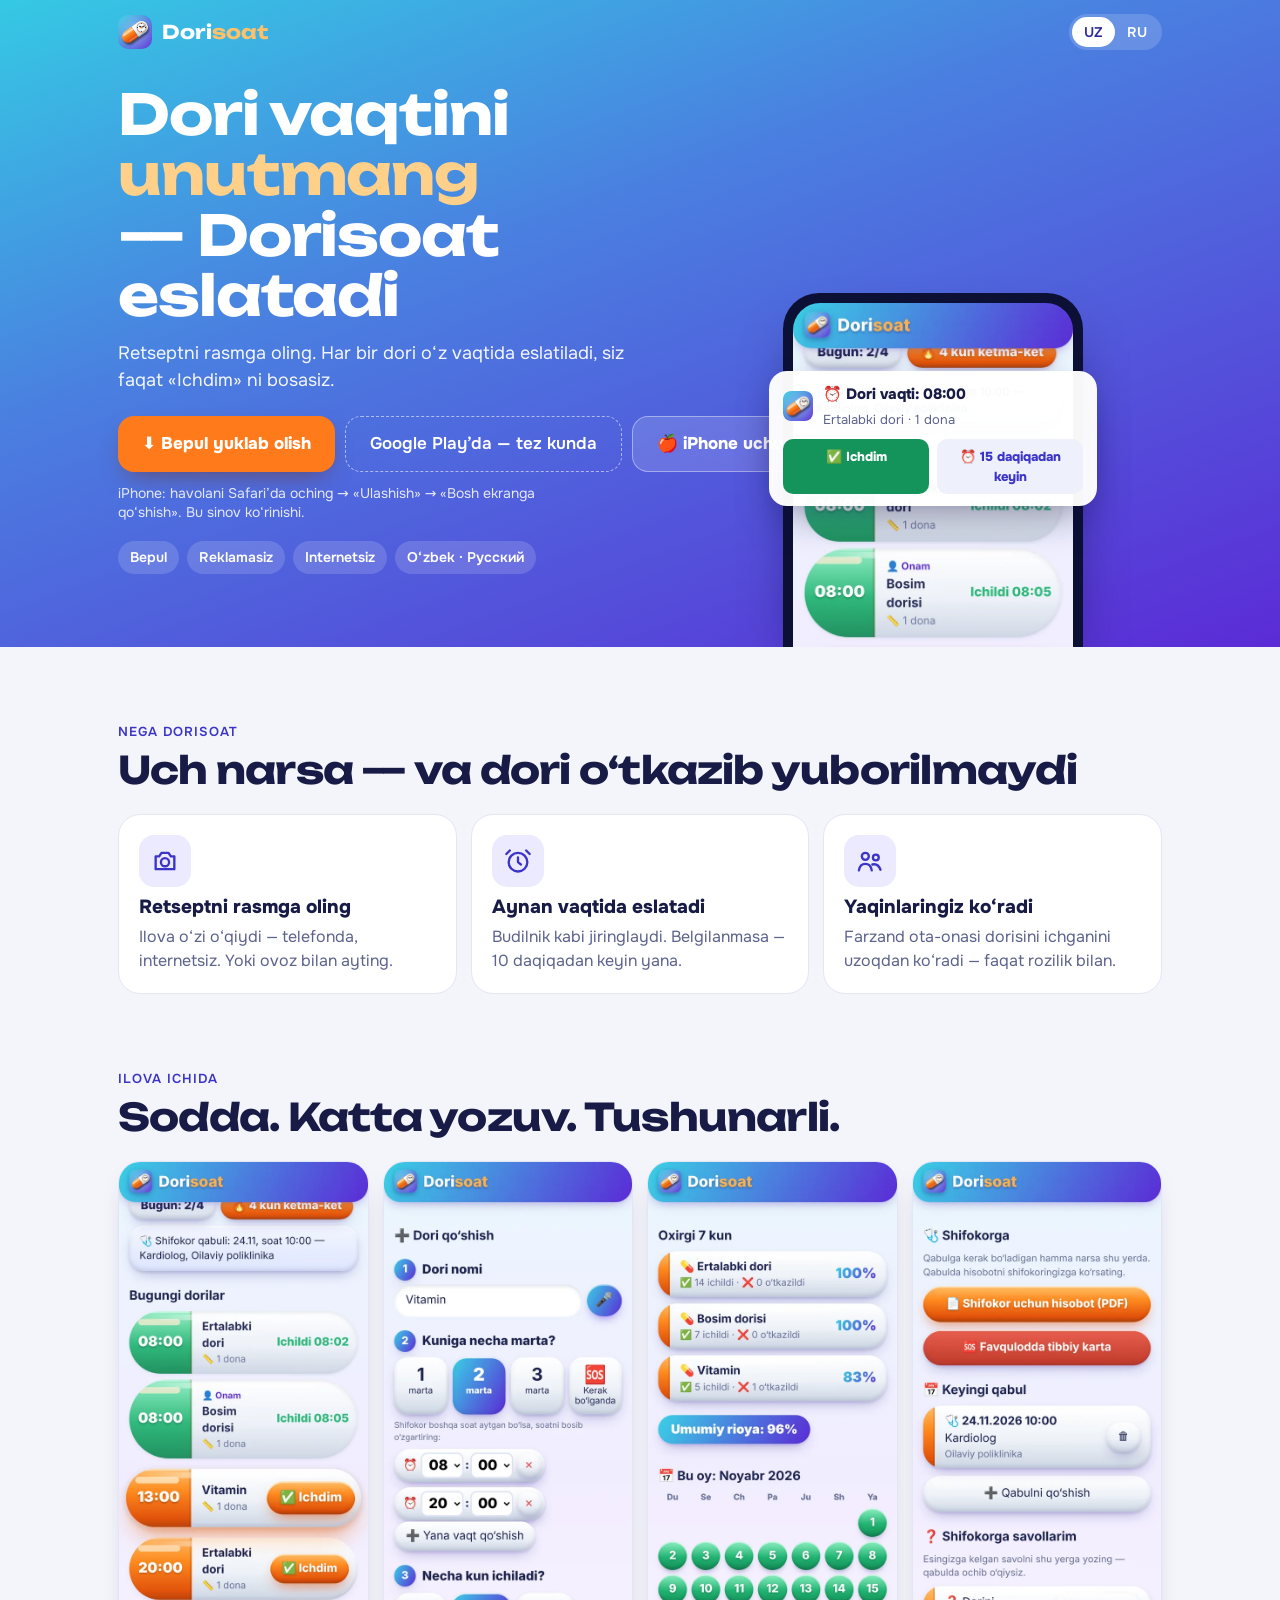
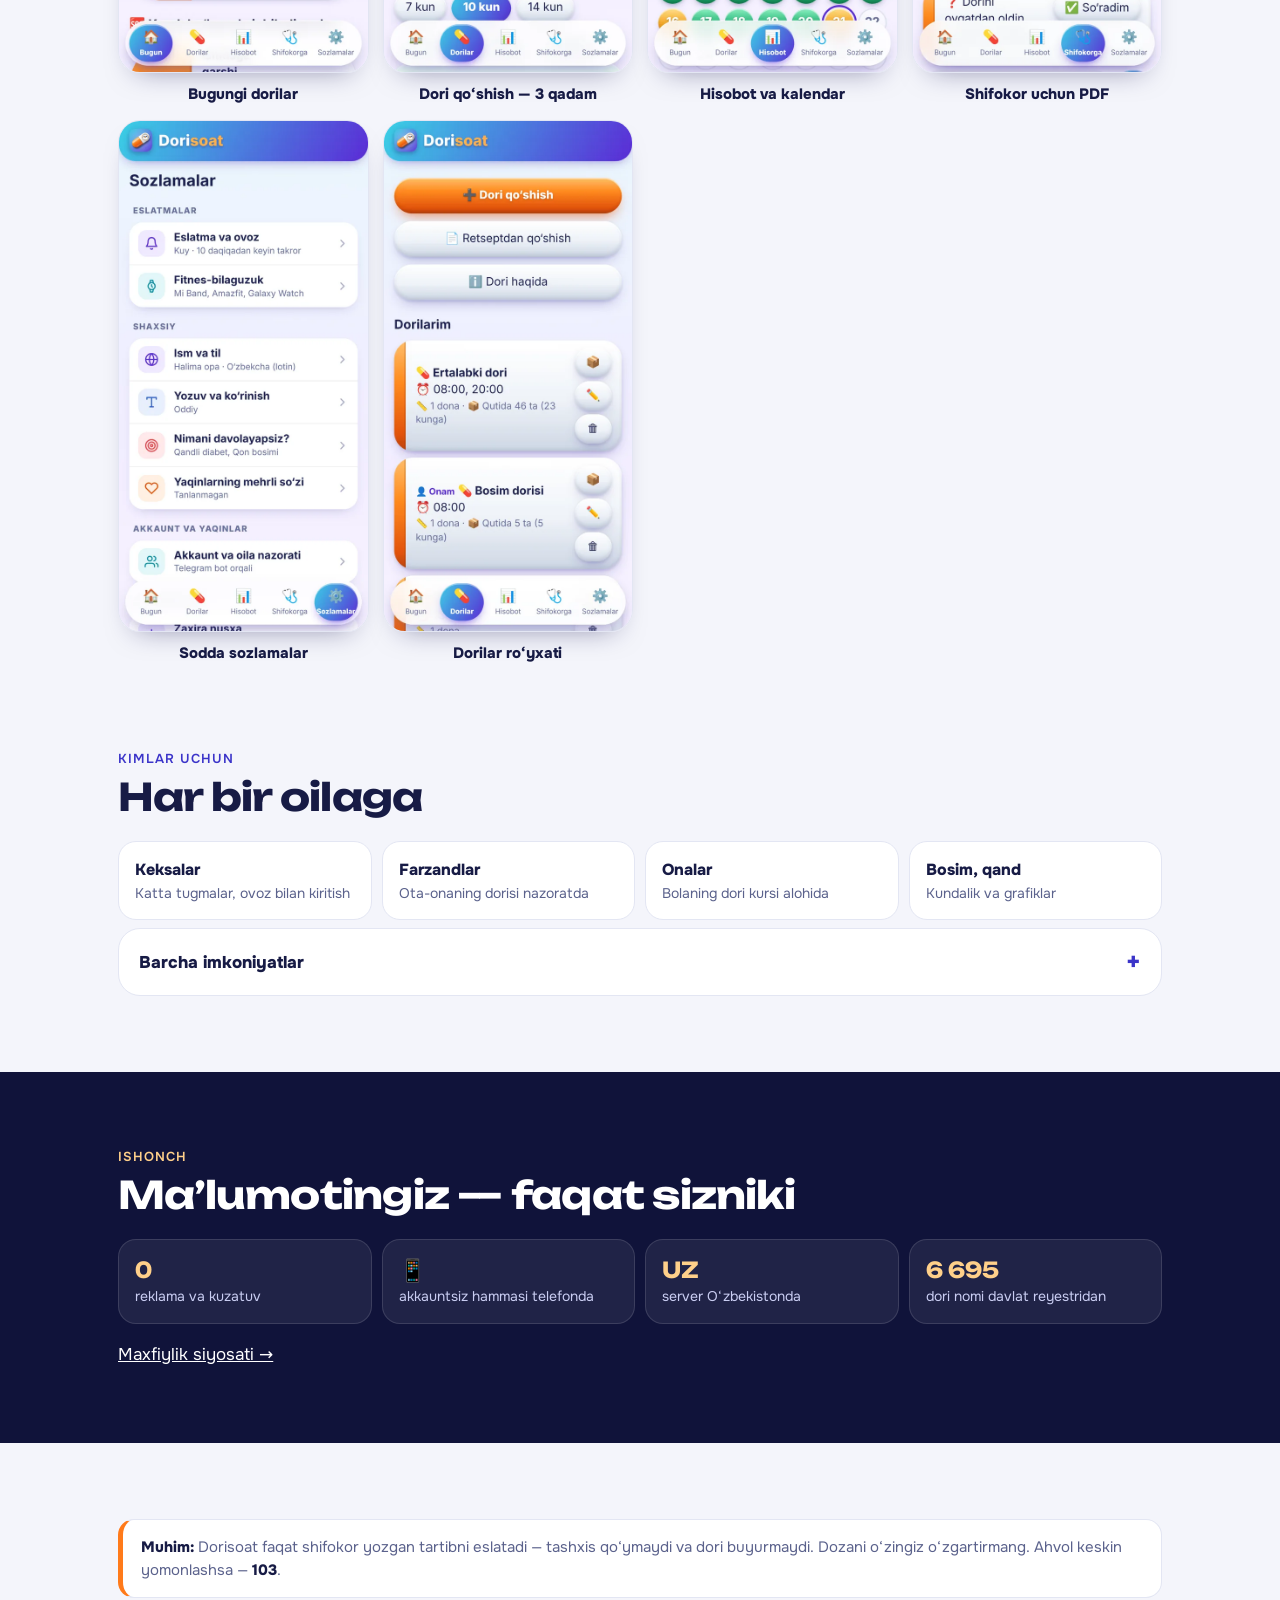
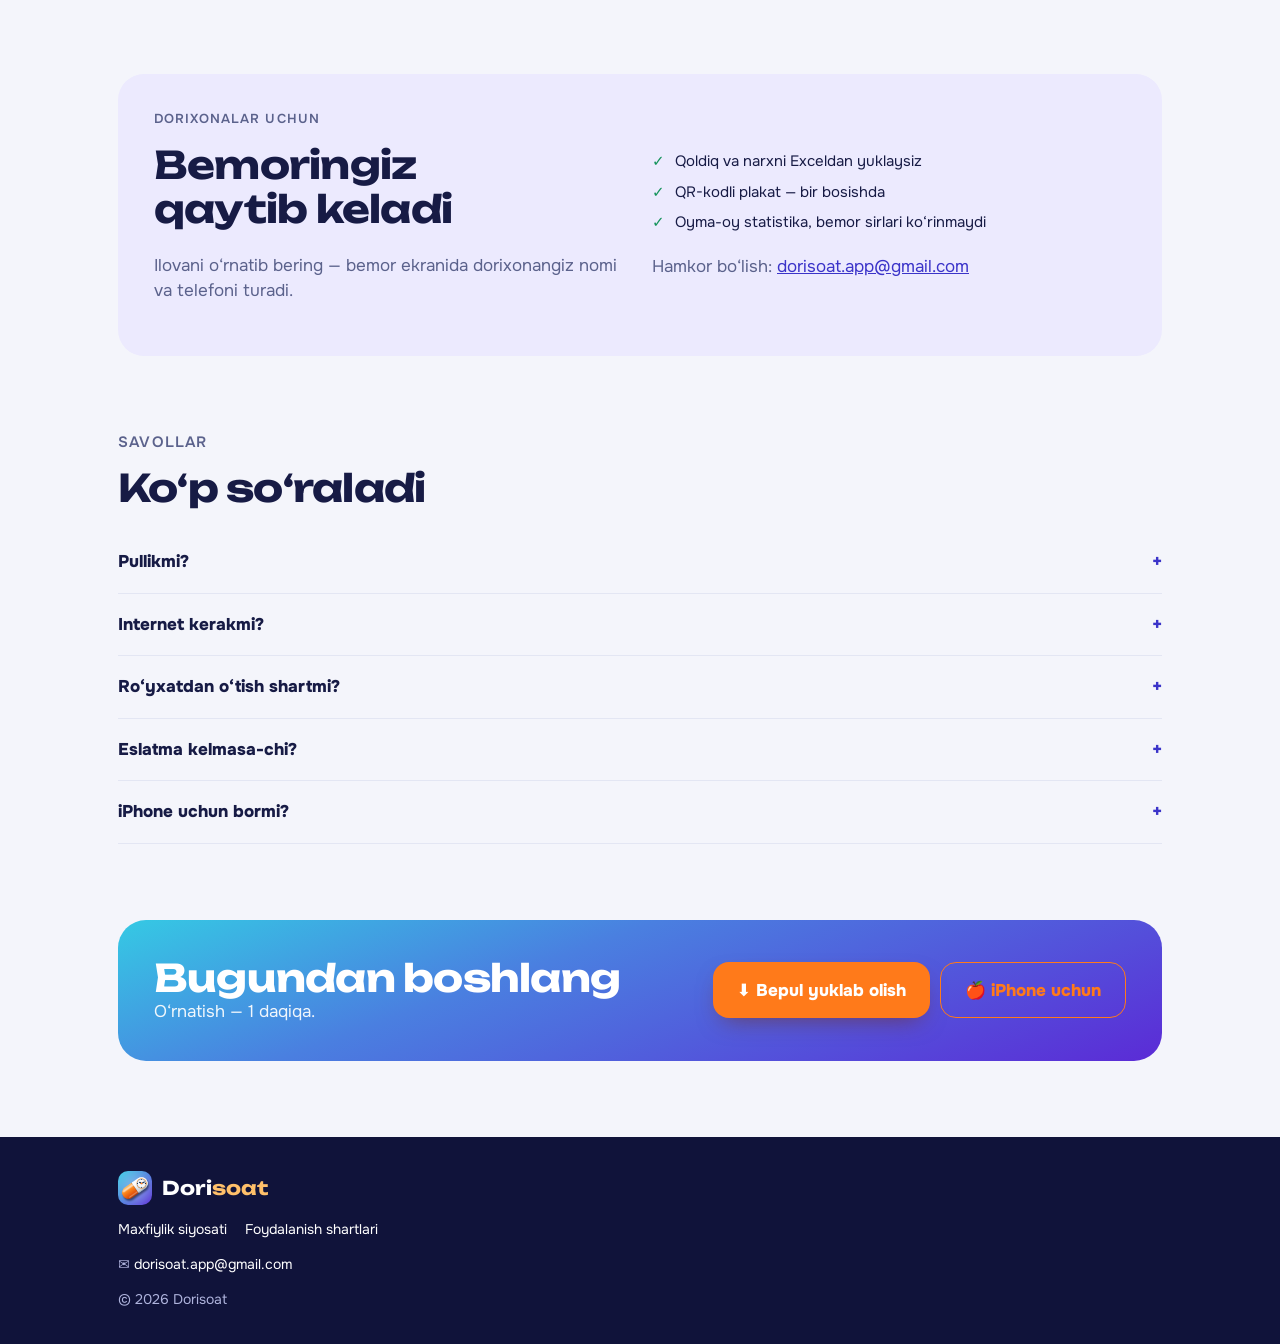
<file: index.html>
<!doctype html>
<html lang="uz"><head><meta charset="utf-8"><meta name="viewport" content="width=device-width,initial-scale=1,viewport-fit=cover">
<title>Dorisoat</title>
<meta name="description" content="Dorisoat shifokor yozgan dorilarni o‘z vaqtida eslatadi. Retseptni rasmdan o‘qiydi, internetsiz ishlaydi, bepul va reklamasiz.">
<link rel="icon" href="logo.png"><meta name="theme-color" content="#4a57e0">
<meta property="og:title" content="Dorisoat — dori vaqtini eslatuvchi ilova"><meta property="og:description" content="Retseptni rasmga oling — har bir dori o‘z vaqtida eslatiladi. Bepul, reklamasiz.">
<meta property="og:image" content="img/today.webp">
<!-- Kuzatuv, cookie va tashqi resurs yo'q: shriftlar ham shu serverda (fonts/, SIL OFL). Matn o'zbekcha HTML'da, ruscha pastdagi RU lug'atida. -->
<style>
@font-face{font-family:Onest;font-weight:400;font-display:swap;src:url(fonts/onest-latin-400-normal.woff2) format("woff2");unicode-range:U+0000-00FF,U+0131,U+0152-0153,U+02BB-02BC,U+02C6,U+02DA,U+02DC,U+0304,U+0308,U+0329,U+2000-206F,U+20AC,U+2122,U+2191,U+2193,U+2212,U+2215,U+FEFF,U+FFFD}
@font-face{font-family:Onest;font-weight:400;font-display:swap;src:url(fonts/onest-cyrillic-400-normal.woff2) format("woff2");unicode-range:U+0301,U+0400-045F,U+0490-0491,U+04B0-04B1,U+2116}
@font-face{font-family:Onest;font-weight:600;font-display:swap;src:url(fonts/onest-latin-600-normal.woff2) format("woff2");unicode-range:U+0000-00FF,U+0131,U+0152-0153,U+02BB-02BC,U+02C6,U+02DA,U+02DC,U+0304,U+0308,U+0329,U+2000-206F,U+20AC,U+2122,U+2191,U+2193,U+2212,U+2215,U+FEFF,U+FFFD}
@font-face{font-family:Onest;font-weight:600;font-display:swap;src:url(fonts/onest-cyrillic-600-normal.woff2) format("woff2");unicode-range:U+0301,U+0400-045F,U+0490-0491,U+04B0-04B1,U+2116}
@font-face{font-family:Onest;font-weight:800;font-display:swap;src:url(fonts/onest-latin-800-normal.woff2) format("woff2");unicode-range:U+0000-00FF,U+0131,U+0152-0153,U+02BB-02BC,U+02C6,U+02DA,U+02DC,U+0304,U+0308,U+0329,U+2000-206F,U+20AC,U+2122,U+2191,U+2193,U+2212,U+2215,U+FEFF,U+FFFD}
@font-face{font-family:Onest;font-weight:800;font-display:swap;src:url(fonts/onest-cyrillic-800-normal.woff2) format("woff2");unicode-range:U+0301,U+0400-045F,U+0490-0491,U+04B0-04B1,U+2116}
@font-face{font-family:Unbounded;font-weight:700;font-display:swap;src:url(fonts/unbounded-latin-700-normal.woff2) format("woff2");unicode-range:U+0000-00FF,U+0131,U+0152-0153,U+02BB-02BC,U+02C6,U+02DA,U+02DC,U+0304,U+0308,U+0329,U+2000-206F,U+20AC,U+2122,U+2191,U+2193,U+2212,U+2215,U+FEFF,U+FFFD}
@font-face{font-family:Unbounded;font-weight:700;font-display:swap;src:url(fonts/unbounded-cyrillic-700-normal.woff2) format("woff2");unicode-range:U+0301,U+0400-045F,U+0490-0491,U+04B0-04B1,U+2116}

/* Layout: telefon uchun avval — qisqa hero + ilova ekrani ustida "eslatma" kartasi, keyin 3 ta asosiy foyda, suriladigan ekranlar, qolgani yig'ma */
:root{
  --bg:#f4f5fb; --surface:#fff; --ink:#171b45; --mut:#5b628c; --line:#e3e6f3;
  --accent:#ff7a1a; --brand:#4a57e0; --brand-ink:#3b34c9; --tint:#eceafe; --ok:#14935a;
  --hero:linear-gradient(160deg,#35c9e4 0%,#4a7fe0 38%,#5b2bd6 100%);
  --deep:#10133a;
  --f-display:Unbounded,"Arial Black",system-ui,sans-serif; --f-body:Onest,system-ui,-apple-system,"Segoe UI",Roboto,Arial,sans-serif;
}
@media (prefers-color-scheme:dark){:root:not([data-theme="light"]){--bg:#0f1230;--surface:#1a1e44;--ink:#eef0ff;--mut:#a9aed3;--line:#2b3064;--brand-ink:#b8a8ff;--tint:#24285a;--ok:#4ade9a;--deep:#090b24;color-scheme:dark}}
:root[data-theme="dark"]{--bg:#0f1230;--surface:#1a1e44;--ink:#eef0ff;--mut:#a9aed3;--line:#2b3064;--brand-ink:#b8a8ff;--tint:#24285a;--ok:#4ade9a;--deep:#090b24;color-scheme:dark}
*{box-sizing:border-box}[hidden]{display:none!important}html{scroll-behavior:smooth;-webkit-text-size-adjust:100%}
body{margin:0;font:400 17px/1.5 var(--f-body);color:var(--ink);background:var(--bg)}
img{max-width:100%;display:block}a{color:var(--brand-ink)}
.wrap{max-width:1080px;margin:0 auto;padding-left:max(18px,env(safe-area-inset-left,0px));padding-right:max(18px,env(safe-area-inset-right,0px))}
h1,h2{font-family:var(--f-display);font-weight:700;letter-spacing:-.02em;text-wrap:balance;margin:0}
:focus-visible{outline:3px solid var(--accent);outline-offset:3px;border-radius:8px}

/* menyu */
body::before{content:"";position:fixed;inset:0 0 auto;height:env(safe-area-inset-top,0px);z-index:10;background:#3f6fe0}
.bar{position:absolute;top:env(safe-area-inset-top,0px);left:0;right:0;z-index:5}
.bar .wrap{display:flex;align-items:center;gap:12px;height:64px}
.logo{display:flex;align-items:center;gap:10px;color:#fff;text-decoration:none;font:700 19px var(--f-display)}
.logo img{width:34px;height:34px;border-radius:10px}.logo span{color:#ffc06a}
.lang{margin-left:auto;display:flex;background:rgba(255,255,255,.16);border-radius:999px;padding:3px}
.lang button{border:0;background:none;color:#fff;font:600 14px var(--f-body);padding:6px 12px;border-radius:999px;cursor:pointer}
.lang button[aria-pressed=true]{background:#fff;color:#2e2a9e}

/* hero */
.hero{background:var(--hero);color:#fff;padding-top:calc(env(safe-area-inset-top,0px) + 84px);overflow:hidden;position:relative}
.hero .wrap{display:grid;gap:28px}
.hero h1{font-size:clamp(30px,8.4vw,56px);line-height:1.08}
.hero h1 em{font-style:normal;color:#ffd08a}
.lead{font-size:18px;line-height:1.5;margin:14px 0 22px;opacity:.94;max-width:30em}
.cta{display:flex;flex-direction:column;gap:10px;max-width:420px}
.btn{display:flex;align-items:center;justify-content:center;gap:10px;min-height:56px;padding:0 24px;border-radius:16px;font:700 17px var(--f-body);text-decoration:none;border:0}
.btn.go{background:var(--accent);color:#fff;box-shadow:0 10px 24px -10px rgba(120,40,0,.6)}
.btn.soft{background:rgba(255,255,255,.14);color:#fff;border:1px solid rgba(255,255,255,.4)}
.ioshint{margin:12px 0 0;max-width:420px;font-size:14px;line-height:1.4;color:rgba(255,255,255,.85)}
.cta2{display:flex;flex-wrap:wrap;gap:10px}.final .btn.soft{background:transparent;color:var(--accent);border:1.5px solid var(--accent)}
.btn.wait{background:transparent;color:#fff;border:1px dashed rgba(255,255,255,.55);font-weight:600}
.pills{display:flex;flex-wrap:wrap;gap:8px;margin-top:18px;padding:0;list-style:none}
.pills li{background:rgba(255,255,255,.15);border-radius:999px;padding:6px 12px;font-size:14px;font-weight:600}
.stage{position:relative;justify-self:center;width:min(300px,82vw);margin-top:6px}
.device{border-radius:36px 36px 0 0;background:#0d1035;padding:10px 10px 0;box-shadow:0 30px 60px -24px rgba(5,5,40,.7)}
.device img{border-radius:27px 27px 0 0;width:100%;height:auto;aspect-ratio:570/700;object-fit:cover;object-position:top}
.ping{position:absolute;left:-14px;right:-14px;top:22%;background:rgba(255,255,255,.97);color:#171b45;border-radius:18px;padding:12px 14px;display:grid;grid-template-columns:auto 1fr;gap:4px 10px;align-items:center;box-shadow:0 18px 40px -14px rgba(10,10,60,.55);animation:drop .7s cubic-bezier(.2,.8,.2,1) .3s both}
.ping img{width:30px;height:30px;border-radius:8px;grid-row:span 2}
.ping b{font-size:15px}.ping small{color:#5b628c;font-size:13px}
.ping .acts{grid-column:1/-1;display:flex;gap:8px;margin-top:6px}
.ping .acts span{flex:1;text-align:center;border-radius:10px;padding:8px 6px;font-size:13px;font-weight:700;background:#eef0fb;color:#3b34c9}
.ping .acts span:first-child{background:#14935a;color:#fff}
@keyframes drop{from{transform:translateY(-14px) scale(.97)}to{transform:none}}
@media (prefers-reduced-motion:reduce){.ping{animation:none}html{scroll-behavior:auto}}

/* bo'limlar */
section{padding-block:56px}
.kicker{font:600 13px var(--f-body);letter-spacing:.08em;text-transform:uppercase;color:var(--brand-ink);margin:0 0 8px}
h2{font-size:clamp(24px,6.4vw,38px);line-height:1.15;margin-bottom:22px}
.three{display:grid;gap:14px}
.big{background:var(--surface);border:1px solid var(--line);border-radius:22px;padding:20px;display:grid;grid-template-columns:52px 1fr;gap:4px 14px;align-items:start}
.big .ico{grid-row:span 2;width:52px;height:52px;border-radius:15px;background:var(--tint);display:grid;place-items:center;color:var(--brand-ink)}
.big .ico svg{width:28px;height:28px}
.big h3{margin:2px 0 0;font-size:19px;font-weight:800}.big p{margin:0;color:var(--mut);font-size:16px}

.reel{display:grid;grid-auto-flow:column;grid-auto-columns:min(72vw,250px);gap:14px;overflow-x:auto;scroll-snap-type:x mandatory;padding-bottom:10px;margin-inline:calc(-1 * max(18px,env(safe-area-inset-left,0px)));padding-inline:max(18px,env(safe-area-inset-left,0px));scrollbar-width:none}
.reel::-webkit-scrollbar{display:none}
.reel figure{margin:0;scroll-snap-align:center}
.reel img{border-radius:22px;border:1px solid var(--line);box-shadow:0 14px 28px -18px rgba(20,20,80,.5);width:100%;height:auto}
.reel figcaption{margin-top:10px;font-weight:700;text-align:center;font-size:15px}
.hint{color:var(--mut);font-size:14px;margin:-8px 0 16px}

.who{display:grid;grid-template-columns:1fr 1fr;gap:10px}
.who div{background:var(--surface);border:1px solid var(--line);border-radius:18px;padding:16px}
.who b{display:block;font-size:16px;margin-bottom:2px}.who span{color:var(--mut);font-size:14px;line-height:1.4;display:block}

.trust{background:var(--deep);color:#fff}
.trust h2{color:#fff}.trust .kicker{color:#ffd08a}
.facts{display:grid;grid-template-columns:1fr 1fr;gap:10px}
.facts div{background:rgba(255,255,255,.07);border:1px solid rgba(255,255,255,.12);border-radius:18px;padding:16px}
.facts b{display:block;font:700 22px var(--f-display);color:#ffd08a;font-variant-numeric:tabular-nums}
.facts span{font-size:14px;color:#c9cdf2;line-height:1.4;display:block;margin-top:4px}
.trust p.more{margin:18px 0 0}.trust p.more a{color:#fff}

.all{background:var(--surface);border:1px solid var(--line);border-radius:22px;padding:0 20px;margin-top:8px}
.all summary{cursor:pointer;font-weight:800;font-size:17px;padding:18px 0;list-style:none;display:flex;justify-content:space-between;align-items:center}
.all summary::-webkit-details-marker{display:none}
.all summary::after{content:"+";font:700 24px var(--f-body);color:var(--brand-ink)}
.all[open] summary::after{content:"–"}
.groups{display:grid;gap:18px;padding-bottom:20px}
.groups h3{margin:0 0 6px;font-size:16px;font-weight:800}
.groups ul{margin:0;padding-left:18px;color:var(--mut);font-size:15px}.groups li{margin:3px 0}

.safe{background:var(--surface);border:1px solid var(--line);border-left:5px solid var(--accent);border-radius:16px;padding:16px 18px;font-size:15px;color:var(--mut)}
.safe b{color:var(--ink)}

.pharm{background:var(--tint);border-radius:26px;padding:24px}
.pharm p{color:var(--mut);margin:0 0 16px}
.pharm ul{margin:0 0 20px;padding:0;list-style:none;display:grid;gap:8px}
.pharm li{display:flex;gap:10px;font-size:15px}.pharm li::before{content:"✓";color:var(--ok);font-weight:800}
.pharm .btn{background:var(--brand);color:#fff;max-width:340px}

.faq details{border-bottom:1px solid var(--line);padding:4px 0}
.faq summary{cursor:pointer;font-weight:700;padding:14px 0;list-style:none;display:flex;justify-content:space-between;gap:12px}
.faq summary::-webkit-details-marker{display:none}.faq summary::after{content:"+";color:var(--brand-ink);font-weight:800}
.faq details[open] summary::after{content:"–"}.faq p{margin:0 0 14px;color:var(--mut);font-size:15px}

.final{background:var(--hero);color:#fff;border-radius:28px;padding:28px 22px;display:grid;gap:16px}
.final h2{margin:0;color:#fff}.final p{margin:0;opacity:.92}
footer{background:var(--deep);color:#aeb3dc;padding-block:34px calc(34px + env(safe-area-inset-bottom,0px));font-size:14px}
footer nav{display:flex;flex-wrap:wrap;gap:10px 18px;margin:14px 0}footer a{color:#fff;text-decoration:none}

@media (min-width:860px){
  .hero .wrap{grid-template-columns:1.1fr .9fr;align-items:end}.hero .copy{padding-bottom:56px}
  .cta{flex-direction:row;max-width:none}.btn{flex:0 0 auto}
  .three{grid-template-columns:repeat(3,1fr)}.big{grid-template-columns:1fr}.big .ico{grid-row:auto}
  .reel{grid-auto-flow:row;grid-template-columns:repeat(4,1fr);overflow:visible;margin-inline:0;padding-inline:0}.hint{display:none}
  .who{grid-template-columns:repeat(4,1fr)}.facts{grid-template-columns:repeat(4,1fr)}
  .groups{grid-template-columns:repeat(3,1fr);gap:24px}
  .pharm{display:grid;grid-template-columns:1fr 1fr;gap:24px;align-items:center;padding:36px}
  .final{grid-template-columns:1fr auto;align-items:center;padding:36px}
  section{padding-block:76px}
}
</style></head>
<body>
<div class="bar"><div class="wrap">
  <a class="logo" href="#"><img src="logo.png" alt=""><b>Dori<span>soat</span></b></a>
  <div class="lang" role="group" aria-label="Til"><button data-l="uz">UZ</button><button data-l="ru">RU</button></div>
</div></div>

<header class="hero"><div class="wrap">
  <div class="copy">
    <h1 data-t="h1">Dori vaqtini <em>unutmang</em> — Dorisoat eslatadi</h1>
    <p class="lead" data-t="lead">Retseptni rasmga oling. Har bir dori o‘z vaqtida eslatiladi, siz faqat «Ichdim» ni bosasiz.</p>
    <div class="cta">
      <a class="btn go" id="play" href="#" hidden>▶ Google Play</a>
      <a class="btn go" id="apk" href="/Dorisoat.apk" data-t="apk">⬇ Bepul yuklab olish</a>
      <span class="btn wait" id="play-soon" data-t="play_soon">Google Play’da — tez kunda</span>
      <a class="btn soft" id="ios" href="/ilova/" data-t="ios">🍎 iPhone uchun</a>
    </div>
    <p class="ioshint" data-t="ios_h">iPhone: havolani Safari’da oching → «Ulashish» → «Bosh ekranga qo‘shish». Bu sinov ko‘rinishi.</p>
    <ul class="pills"><li data-t="t1">Bepul</li><li data-t="t2">Reklamasiz</li><li data-t="t3">Internetsiz</li><li data-t="t4">O‘zbek · Русский</li></ul>
  </div>
  <div class="stage">
    <div class="device"><img src="img/today.webp" alt="" width="570" height="700"></div>
    <div class="ping" aria-hidden="true"><img src="logo.png" alt=""><b data-t="n_t">⏰ Dori vaqti: 08:00</b><small data-t="n_b">Ertalabki dori · 1 dona</small>
      <div class="acts"><span data-t="n_a1">✅ Ichdim</span><span data-t="n_a2">⏰ 15 daqiqadan keyin</span></div></div>
  </div>
</div></header>

<section><div class="wrap">
  <p class="kicker" data-t="k1">Nega Dorisoat</p>
  <h2 data-t="why_h">Uch narsa — va dori o‘tkazib yuborilmaydi</h2>
  <div class="three">
    <div class="big"><div class="ico"><svg viewBox="0 0 24 24" fill="none" stroke="currentColor" stroke-width="2" stroke-linecap="round" stroke-linejoin="round"><path d="M4 8h3l2-3h6l2 3h3v11H4z"/><circle cx="12" cy="13" r="3.5"/></svg></div>
      <h3 data-t="b1h">Retseptni rasmga oling</h3><p data-t="b1p">Ilova o‘zi o‘qiydi — telefonda, internetsiz. Yoki ovoz bilan ayting.</p></div>
    <div class="big"><div class="ico"><svg viewBox="0 0 24 24" fill="none" stroke="currentColor" stroke-width="2" stroke-linecap="round" stroke-linejoin="round"><circle cx="12" cy="13" r="8"/><path d="M12 9v4l2.5 2M5 3 2 6M19 3l3 3"/></svg></div>
      <h3 data-t="b2h">Aynan vaqtida eslatadi</h3><p data-t="b2p">Budilnik kabi jiringlaydi. Belgilanmasa — 10 daqiqadan keyin yana.</p></div>
    <div class="big"><div class="ico"><svg viewBox="0 0 24 24" fill="none" stroke="currentColor" stroke-width="2" stroke-linecap="round" stroke-linejoin="round"><circle cx="8" cy="8" r="3"/><circle cx="17" cy="9" r="2.5"/><path d="M2.5 20c.6-3.5 2.8-5.5 5.5-5.5s4.9 2 5.5 5.5M14 15c2.6-.6 5.6.6 7 4.5"/></svg></div>
      <h3 data-t="b3h">Yaqinlaringiz ko‘radi</h3><p data-t="b3p">Farzand ota-onasi dorisini ichganini uzoqdan ko‘radi — faqat rozilik bilan.</p></div>
  </div>
</div></section>

<section style="padding-block-start:0"><div class="wrap">
  <p class="kicker" data-t="k2">Ilova ichida</p>
  <h2 data-t="sh_h">Sodda. Katta yozuv. Tushunarli.</h2>
  <p class="hint" data-t="hint">← Suring →</p>
  <div class="reel">
    <figure><img src="img/today.webp" alt="" loading="lazy" width="570" height="1170"><figcaption data-t="c1">Bugungi dorilar</figcaption></figure>
    <figure><img src="img/add.webp" alt="" loading="lazy" width="570" height="1170"><figcaption data-t="c5">Dori qo‘shish — 3 qadam</figcaption></figure>
    <figure><img src="img/report.webp" alt="" loading="lazy" width="570" height="1170"><figcaption data-t="c3">Hisobot va kalendar</figcaption></figure>
    <figure><img src="img/doctor.webp" alt="" loading="lazy" width="570" height="1170"><figcaption data-t="c4">Shifokor uchun PDF</figcaption></figure>
    <figure><img src="img/settings.webp" alt="" loading="lazy" width="570" height="1170"><figcaption data-t="c6">Sodda sozlamalar</figcaption></figure>
    <figure><img src="img/meds.webp" alt="" loading="lazy" width="570" height="1170"><figcaption data-t="c2">Dorilar ro‘yxati</figcaption></figure>
  </div>
</div></section>

<section style="padding-block-start:0"><div class="wrap">
  <p class="kicker" data-t="k3">Kimlar uchun</p>
  <h2 data-t="who_h">Har bir oilaga</h2>
  <div class="who">
    <div><b data-t="w1h">Keksalar</b><span data-t="w1p">Katta tugmalar, ovoz bilan kiritish</span></div>
    <div><b data-t="w2h">Farzandlar</b><span data-t="w2p">Ota-onaning dorisi nazoratda</span></div>
    <div><b data-t="w3h">Onalar</b><span data-t="w3p">Bolaning dori kursi alohida</span></div>
    <div><b data-t="w4h">Bosim, qand</b><span data-t="w4p">Kundalik va grafiklar</span></div>
  </div>

  <details class="all" id="hammasi"><summary data-t="all_s">Barcha imkoniyatlar</summary>
    <div class="groups">
      <div><h3 data-t="g1h">Dori qo‘shish</h3><ul data-t="g1"><li>Retsept rasmidan (internetsiz)</li><li>Qo‘lda yoki ovoz bilan</li><li>Reyestrdagi 6 695 ta dori nomi</li><li>Kurs muddati, «kerak bo‘lganda» dorilar</li><li>Bir telefonda bir necha kishi</li></ul></div>
      <div><h3 data-t="g2h">Eslatmalar</h3><ul data-t="g2"><li>Aniq vaqtida, internetsiz</li><li>«Ichdim» va «15 daqiqadan keyin»</li><li>10 daqiqadan keyin takroriy eslatma</li><li>Ertalabki reja, ovoz tanlash</li><li>Fitnes-bilaguzukda tebranish</li></ul></div>
      <div><h3 data-t="g3h">Dori haqida</h3><ul data-t="g3"><li>O‘zaro ta’sir ogohlantirishi</li><li>Ovqatdan oldin yoki keyin</li><li>Rasmiy yo‘riqnomadan qisqacha</li><li>Retseptli dorida nojo‘ya ta’sirlar</li><li>Davlat reyestridagi narx</li></ul></div>
      <div><h3 data-t="g4h">Shifokorga</h3><ul data-t="g4"><li>PDF hisobot</li><li>Bosim, qand, harorat, vazn</li><li>Savollarim, analizlarim</li><li>Shifokor qabuli eslatmasi</li><li>Favqulodda tibbiy karta</li></ul></div>
      <div><h3 data-t="g5h">Oila va zaxira</h3><ul data-t="g5"><li>Yaqinlar kuzatuvi (kod bilan)</li><li>Bulutda zaxira — O‘zbekistonda</li><li>Faylga zaxira</li><li>Email yoki telefon bilan kirish</li></ul></div>
      <div><h3 data-t="g6h">Dorixonalar</h3><ul data-t="g6"><li>Hamkor dorixona kodi</li><li>«Qayerda bor» — narx va qoldiq</li><li>Jadvalni A4 ga chop etish</li><li>O‘zbek (lotin, kirill) va rus tili</li></ul></div>
    </div>
  </details>
</div></section>

<section class="trust"><div class="wrap">
  <p class="kicker" data-t="k4">Ishonch</p>
  <h2 data-t="tr_h">Ma’lumotingiz — faqat sizniki</h2>
  <div class="facts">
    <div><b>0</b><span data-t="tf1">reklama va kuzatuv</span></div>
    <div><b>📱</b><span data-t="tf2">akkauntsiz hammasi telefonda</span></div>
    <div><b>UZ</b><span data-t="tf3">server O‘zbekistonda</span></div>
    <div><b>6 695</b><span data-t="tf4">dori nomi davlat reyestridan</span></div>
  </div>
  <p class="more"><a href="maxfiylik/" data-t="p_link">Maxfiylik siyosati →</a></p>
</div></section>

<section><div class="wrap">
  <div class="safe" data-t="warn"><b>Muhim:</b> Dorisoat faqat shifokor yozgan tartibni eslatadi — tashxis qo‘ymaydi va dori buyurmaydi. Dozani o‘zingiz o‘zgartirmang. Ahvol keskin yomonlashsa — <b>103</b>.</div>
</div></section>

<section style="padding-block-start:0"><div class="wrap">
  <div class="pharm">
    <div><p class="kicker" data-t="k5">Dorixonalar uchun</p><h2 data-t="ph_h">Bemoringiz qaytib keladi</h2>
      <p data-t="ph_p">Ilovani o‘rnatib bering — bemor ekranida dorixonangiz nomi va telefoni turadi.</p></div>
    <div><ul data-t="ph_l"><li>Qoldiq va narxni Exceldan yuklaysiz</li><li>QR-kodli plakat — bir bosishda</li><li>Oyma-oy statistika, bemor sirlari ko‘rinmaydi</li></ul>
      <a class="btn" href="kabinet/" data-needs-server data-t="ph_btn">Dorixona kabineti</a>
      <p id="ph-mail-line" style="margin:14px 0 0" hidden><span data-t="ph_mail">Hamkor bo‘lish:</span> <a class="mail" href="#"></a></p></div>
  </div>
</div></section>

<section style="padding-block-start:0"><div class="wrap faq">
  <p class="kicker" data-t="k6">Savollar</p>
  <h2 data-t="q_h">Ko‘p so‘raladi</h2>
  <details><summary data-t="q1">Pullikmi?</summary><p data-t="a1">Yo‘q. Bepul va reklamasiz.</p></details>
  <details><summary data-t="q2">Internet kerakmi?</summary><p data-t="a2">Yo‘q. Eslatmalar internetsiz ishlaydi. Internet faqat zaxira, yaqinlar va «Qayerda bor» uchun.</p></details>
  <details><summary data-t="q3">Ro‘yxatdan o‘tish shartmi?</summary><p data-t="a3">Yo‘q. Akkaunt faqat bulutdagi zaxira va farzandingiz kuzatishi uchun.</p></details>
  <details><summary data-t="q4">Eslatma kelmasa-chi?</summary><p data-t="a4">Ilovadagi qizil ogohlantirishda «Hozir tuzatish» ni bosing, keyin «Eslatmani sinab ko‘rish» bilan tekshiring.</p></details>
  <details><summary data-t="q5">iPhone uchun bormi?</summary><p data-t="a5">Alohida iPhone ilovasi hali yo‘q. Sinash uchun <a href="/ilova/">dorisoat.uz/ilova</a> sahifasini Safari’da oching va «Ulashish» → «Bosh ekranga qo‘shish» ni bosing. Bu sinov ko‘rinishi: eslatmalar to‘liq ishlamaydi. To‘liq ishlaydigan ilova — Android uchun (7.0 va yangiroq).</p></details>
</div></section>

<section style="padding-block-start:0"><div class="wrap">
  <div class="final"><div><h2 data-t="f_h">Bugundan boshlang</h2><p data-t="f_p">O‘rnatish — 1 daqiqa.</p></div>
    <div class="cta2"><a class="btn go" id="apk2" href="/Dorisoat.apk" data-t="apk">⬇ Bepul yuklab olish</a><a class="btn soft" href="/ilova/" data-t="ios">🍎 iPhone uchun</a></div></div>
</div></section>

<footer><div class="wrap">
  <a class="logo" href="#"><img src="logo.png" alt=""><b>Dori<span>soat</span></b></a>
  <nav><a href="maxfiylik/" data-t="l1">Maxfiylik siyosati</a><a href="shartlar/" data-t="l2">Foydalanish shartlari</a><a href="ochirish/" data-needs-server data-t="l3">Akkauntni o‘chirish</a><a href="kabinet/" data-needs-server data-t="l4">Dorixona kabineti</a></nav>
  <p id="mail-line" hidden>✉️ <a class="mail" href="#"></a></p>
  <p style="margin:0">© <span id="year">2026</span> Dorisoat</p>
</div></footer>

<script src="config.js"></script>
<script>
const RU = {
  h1: "Не забывайте о <em>лекарствах</em> — Dorisoat напомнит",
  lead: "Сфотографируйте рецепт. О каждом лекарстве напомним вовремя, вам останется нажать «Принял(а)».",
  apk: "⬇ Скачать бесплатно", play_soon: "В Google Play — скоро", ios: "🍎 Для iPhone",
  ios_h: "iPhone: откройте ссылку в Safari → «Поделиться» → «На экран Домой». Это пробная версия.",
  t1: "Бесплатно", t2: "Без рекламы", t3: "Без интернета", t4: "O‘zbek · Русский",
  n_t: "⏰ Время лекарства: 08:00", n_b: "Утреннее лекарство · 1 шт.", n_a1: "✅ Принял(а)", n_a2: "⏰ Через 15 минут",
  k1: "Почему Dorisoat", why_h: "Три вещи — и ни одного пропуска",
  b1h: "Сфотографируйте рецепт", b1p: "Приложение прочитает его само — на телефоне, без интернета. Или скажите голосом.",
  b2h: "Напомнит точно вовремя", b2p: "Звонит как будильник. Не отметили — напомнит ещё раз через 10 минут.",
  b3h: "Близкие видят", b3p: "Ребёнок видит издалека, принял ли родитель лекарство — только с согласия.",
  k2: "Внутри приложения", sh_h: "Просто. Крупно. Понятно.", hint: "← Листайте →",
  c1: "Лекарства на сегодня", c2: "Список лекарств", c3: "Отчёт и календарь", c4: "PDF для врача", c5: "Добавить лекарство — 3 шага", c6: "Простые настройки",
  k3: "Для кого", who_h: "Для каждой семьи",
  w1h: "Пожилым", w1p: "Крупные кнопки, голосовой ввод", w2h: "Детям", w2p: "Лекарства родителей под контролем",
  w3h: "Мамам", w3p: "Курс лекарств ребёнка отдельно", w4h: "Давление, сахар", w4p: "Дневник и графики",
  all_s: "Все возможности",
  g1h: "Добавление", g1: "<li>С фото рецепта (без интернета)</li><li>Вручную или голосом</li><li>6 695 названий из госреестра</li><li>Длительность курса, «при необходимости»</li><li>Несколько человек на одном телефоне</li>",
  g2h: "Напоминания", g2: "<li>Точно вовремя, без интернета</li><li>«Принял(а)» и «Через 15 минут»</li><li>Повтор через 10 минут</li><li>Утренний план, выбор звука</li><li>Вибрация на фитнес-браслете</li>",
  g3h: "О лекарствах", g3: "<li>Предупреждения о взаимодействии</li><li>До или после еды</li><li>Кратко из официальной инструкции</li><li>Побочные действия рецептурных</li><li>Цена из госреестра</li>",
  g4h: "Врачу", g4: "<li>PDF-отчёт</li><li>Давление, сахар, температура, вес</li><li>Мои вопросы, мои анализы</li><li>Напоминание о приёме у врача</li><li>Экстренная медкарта</li>",
  g5h: "Семья и копия", g5: "<li>Наблюдение близких (по коду)</li><li>Облачная копия — в Узбекистане</li><li>Копия в файл</li><li>Вход по email или телефону</li>",
  g6h: "Аптеки", g6: "<li>Код аптеки-партнёра</li><li>«Где купить» — цена и наличие</li><li>Печать расписания на A4</li><li>Узбекский (латиница, кириллица) и русский</li>",
  k4: "Доверие", tr_h: "Ваши данные — только ваши",
  tf1: "рекламы и слежки", tf2: "без аккаунта всё на телефоне", tf3: "сервер в Узбекистане", tf4: "названий из госреестра",
  p_link: "Политика конфиденциальности →",
  warn: "<b>Важно:</b> Dorisoat только напоминает схему, назначенную врачом, — не ставит диагноз и не назначает лекарства. Не меняйте дозу сами. При резком ухудшении — <b>103</b>.",
  k5: "Аптекам", ph_h: "Покупатель вернётся к вам", ph_p: "Установите приложение — на экране покупателя будут название и телефон вашей аптеки.",
  ph_l: "<li>Остатки и цены из Excel</li><li>Плакат с QR-кодом в один клик</li><li>Статистика по месяцам, без личных данных</li>",
  ph_btn: "Кабинет аптеки", ph_mail: "Стать партнёром:",
  k6: "Вопросы", q_h: "Часто спрашивают",
  q1: "Это платно?", a1: "Нет. Бесплатно и без рекламы.",
  q2: "Нужен ли интернет?", a2: "Нет. Напоминания работают без интернета. Он нужен только для копии, близких и «Где купить».",
  q3: "Нужна ли регистрация?", a3: "Нет. Аккаунт нужен только для облачной копии и наблюдения ребёнка.",
  q4: "Если напоминание не пришло?", a4: "Нажмите «Исправить сейчас» в красном предупреждении, затем проверьте кнопкой «Проверить напоминание».",
  q5: "Есть ли для iPhone?", a5: "Отдельного приложения для iPhone пока нет. Для пробы откройте <a href=\"/ilova/\">dorisoat.uz/ilova</a> в Safari и нажмите «Поделиться» → «На экран Домой». Это пробная версия: напоминания работают не полностью. Полноценное приложение — для Android (7.0 и новее).",
  f_h: "Начните сегодня", f_p: "Установка — 1 минута.",
  l1: "Политика конфиденциальности", l2: "Условия использования", l3: "Удаление аккаунта", l4: "Кабинет аптеки",
};
const UZ = {};
document.querySelectorAll("[data-t]").forEach((el) => { UZ[el.dataset.t] = el.innerHTML; });
function setLang(l) {
  const dict = l === "ru" ? RU : UZ;
  document.querySelectorAll("[data-t]").forEach((el) => { if (dict[el.dataset.t] !== undefined) el.innerHTML = dict[el.dataset.t]; });
  document.documentElement.lang = l;
  document.querySelectorAll(".lang button").forEach((b) => b.setAttribute("aria-pressed", String(b.dataset.l === l)));
  document.querySelectorAll('a[href*="maxfiylik/"],a[href*="shartlar/"],a[href*="ochirish/"]').forEach((a) => { a.hash = l; });
  try { localStorage.setItem("dorisoat_lang", l); } catch (e) { /* */ }
}
document.querySelectorAll(".lang button").forEach((b) => { b.onclick = () => setLang(b.dataset.l); });
let saved = null; try { saved = localStorage.getItem("dorisoat_lang"); } catch (e) { /* */ }
setLang(location.hash === "#ru" ? "ru" : location.hash === "#uz" ? "uz" : saved || ((navigator.language || "").startsWith("ru") ? "ru" : "uz"));
const C = window.DORISOAT || {};
if (C.play) { const p = document.getElementById("play"); p.href = C.play; p.hidden = false; document.getElementById("play-soon").hidden = true; }
if (C.apk) ["apk", "apk2"].forEach((id) => { document.getElementById(id).href = C.apk; });
if (C.email) {
  document.querySelectorAll("a.mail").forEach((m) => { m.href = "mailto:" + C.email; m.textContent = C.email; });
  document.getElementById("mail-line").hidden = false; document.getElementById("ph-mail-line").hidden = false;
}
// server (PocketBase) hali ulanmagan bo'lsa (masalan, sayt Vercel'da), kabinet va o'chirish havolalari yashiriladi
if (!C.server) document.querySelectorAll("[data-needs-server]").forEach((el) => { el.hidden = true; });
document.getElementById("year").textContent = new Date().getFullYear();
</script>
</body></html>
</file>
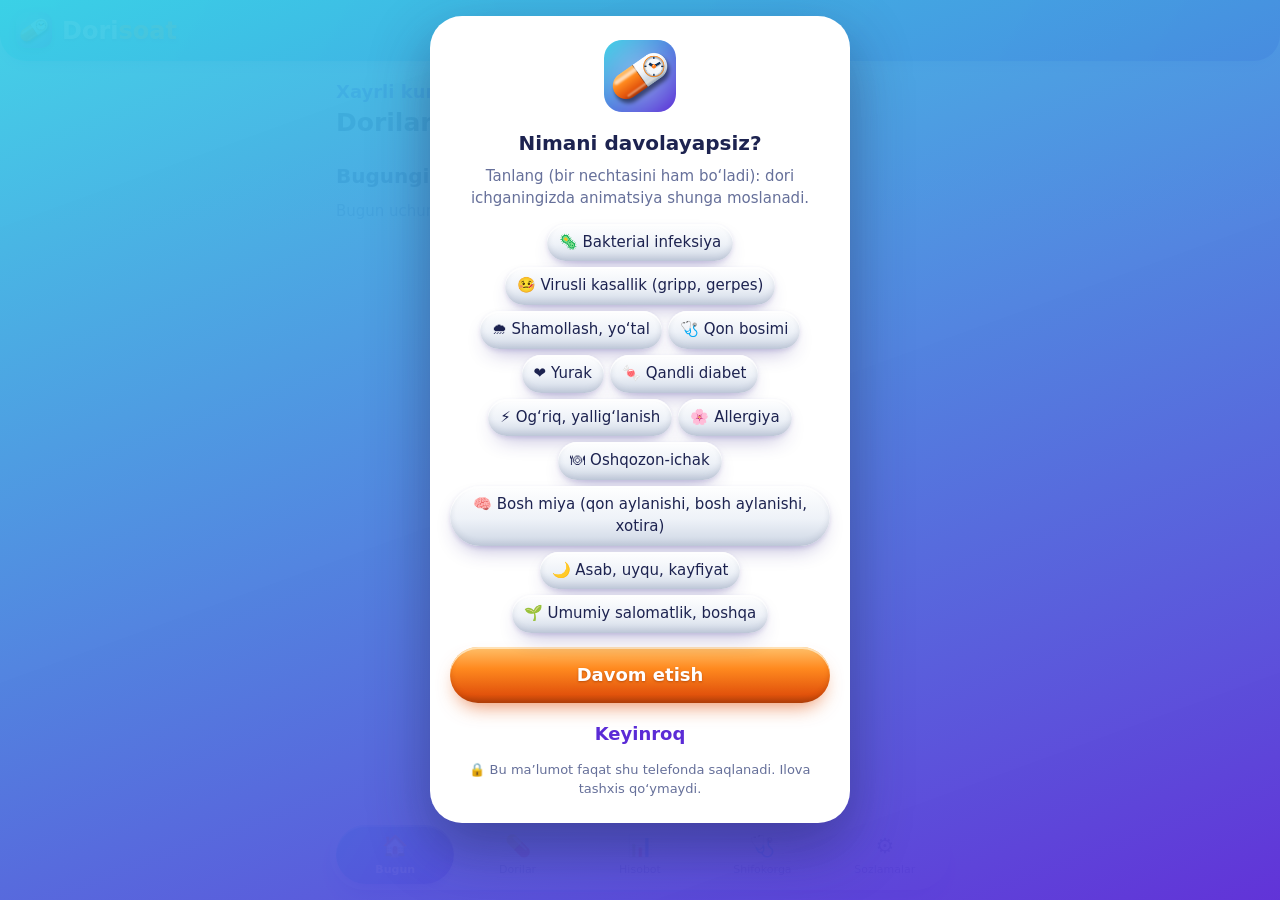
<file: ilova/index.html>
<!doctype html>
<html lang="uz">
<head>
  <meta charset="utf-8">
  <meta name="viewport" content="width=device-width, initial-scale=1, viewport-fit=cover">
  <meta name="theme-color" content="#4a7fe0">
  <meta name="color-scheme" content="light">
  <title>Dorisoat</title>
  <link rel="manifest" href="manifest.webmanifest">
  <link rel="apple-touch-icon" href="icons/apple-touch-icon.png">
  <meta name="apple-mobile-web-app-capable" content="yes">
  <meta name="mobile-web-app-capable" content="yes">
  <meta name="apple-mobile-web-app-title" content="Dorisoat">
  <meta name="apple-mobile-web-app-status-bar-style" content="black-translucent">
  <link rel="stylesheet" href="style.css">
</head>
<body>
  <div id="app"></div>
  <script src="app.js"></script>
</body>
</html>
</file>
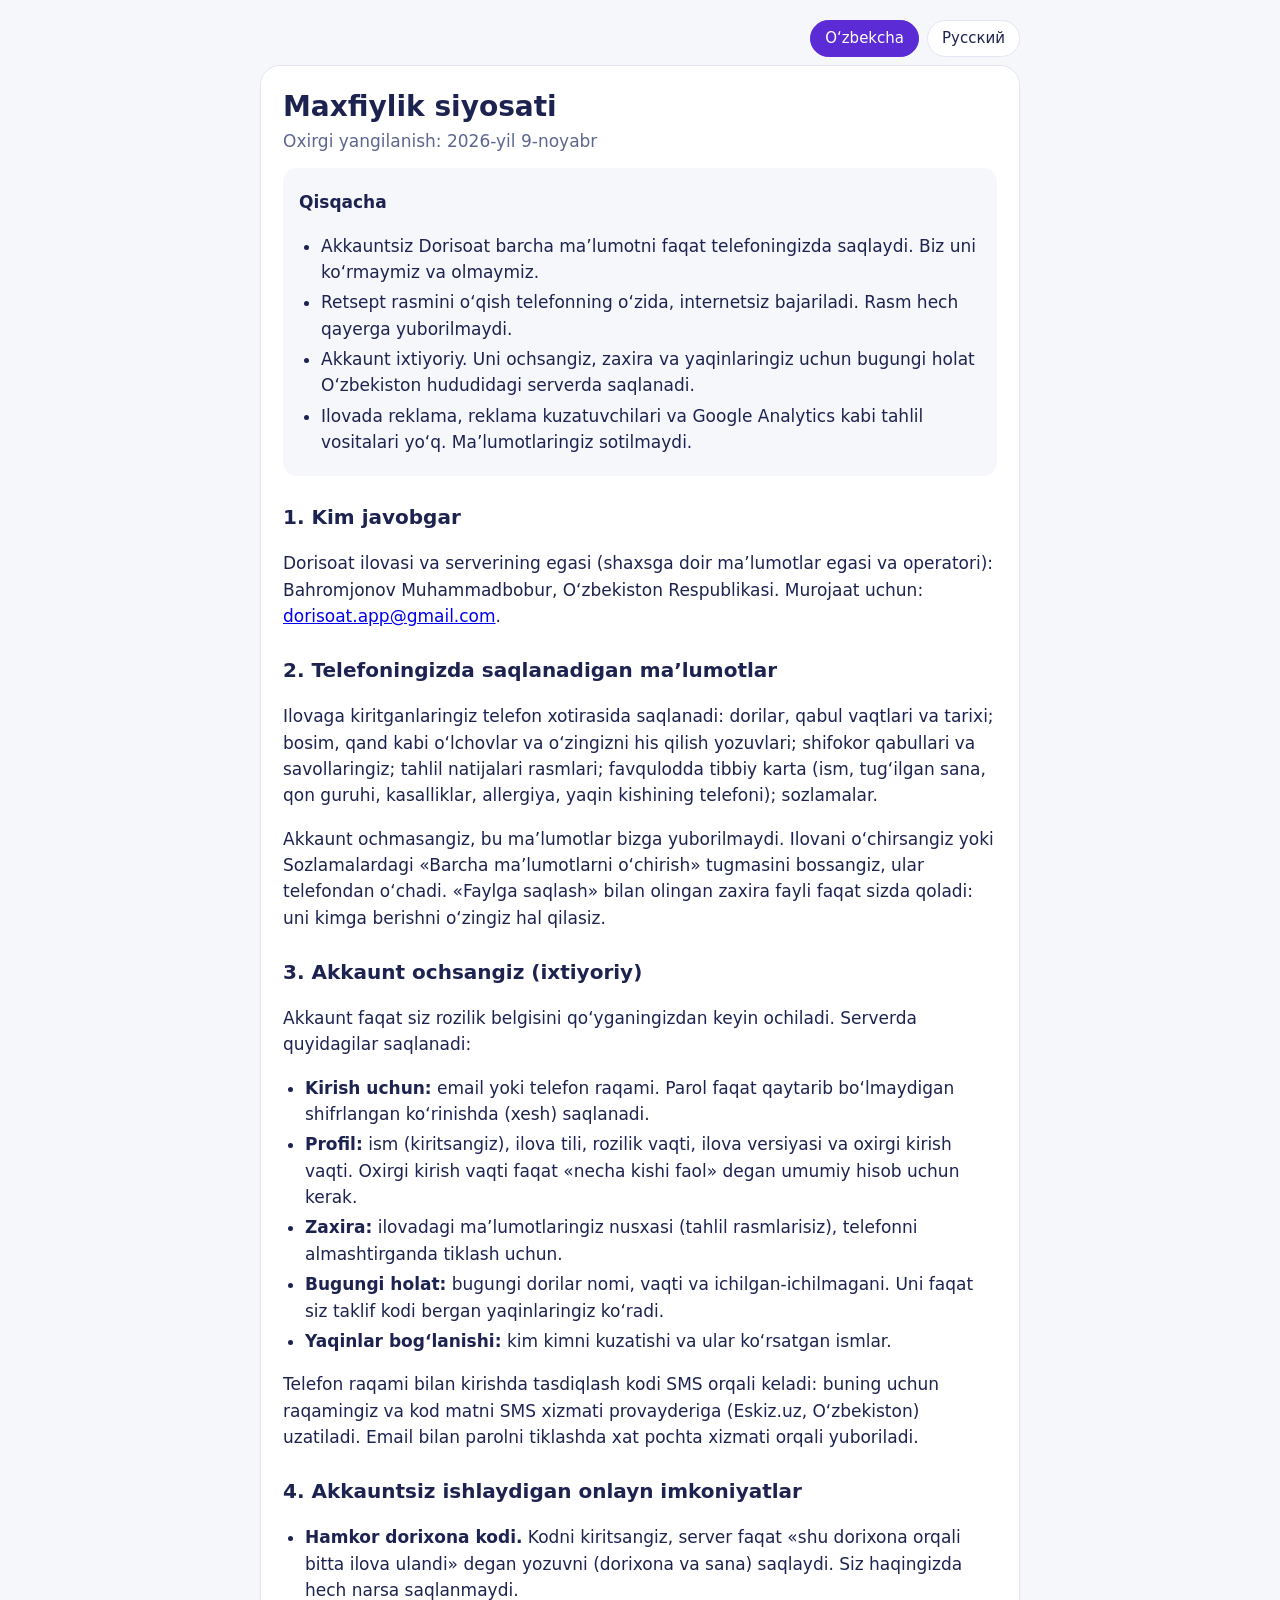
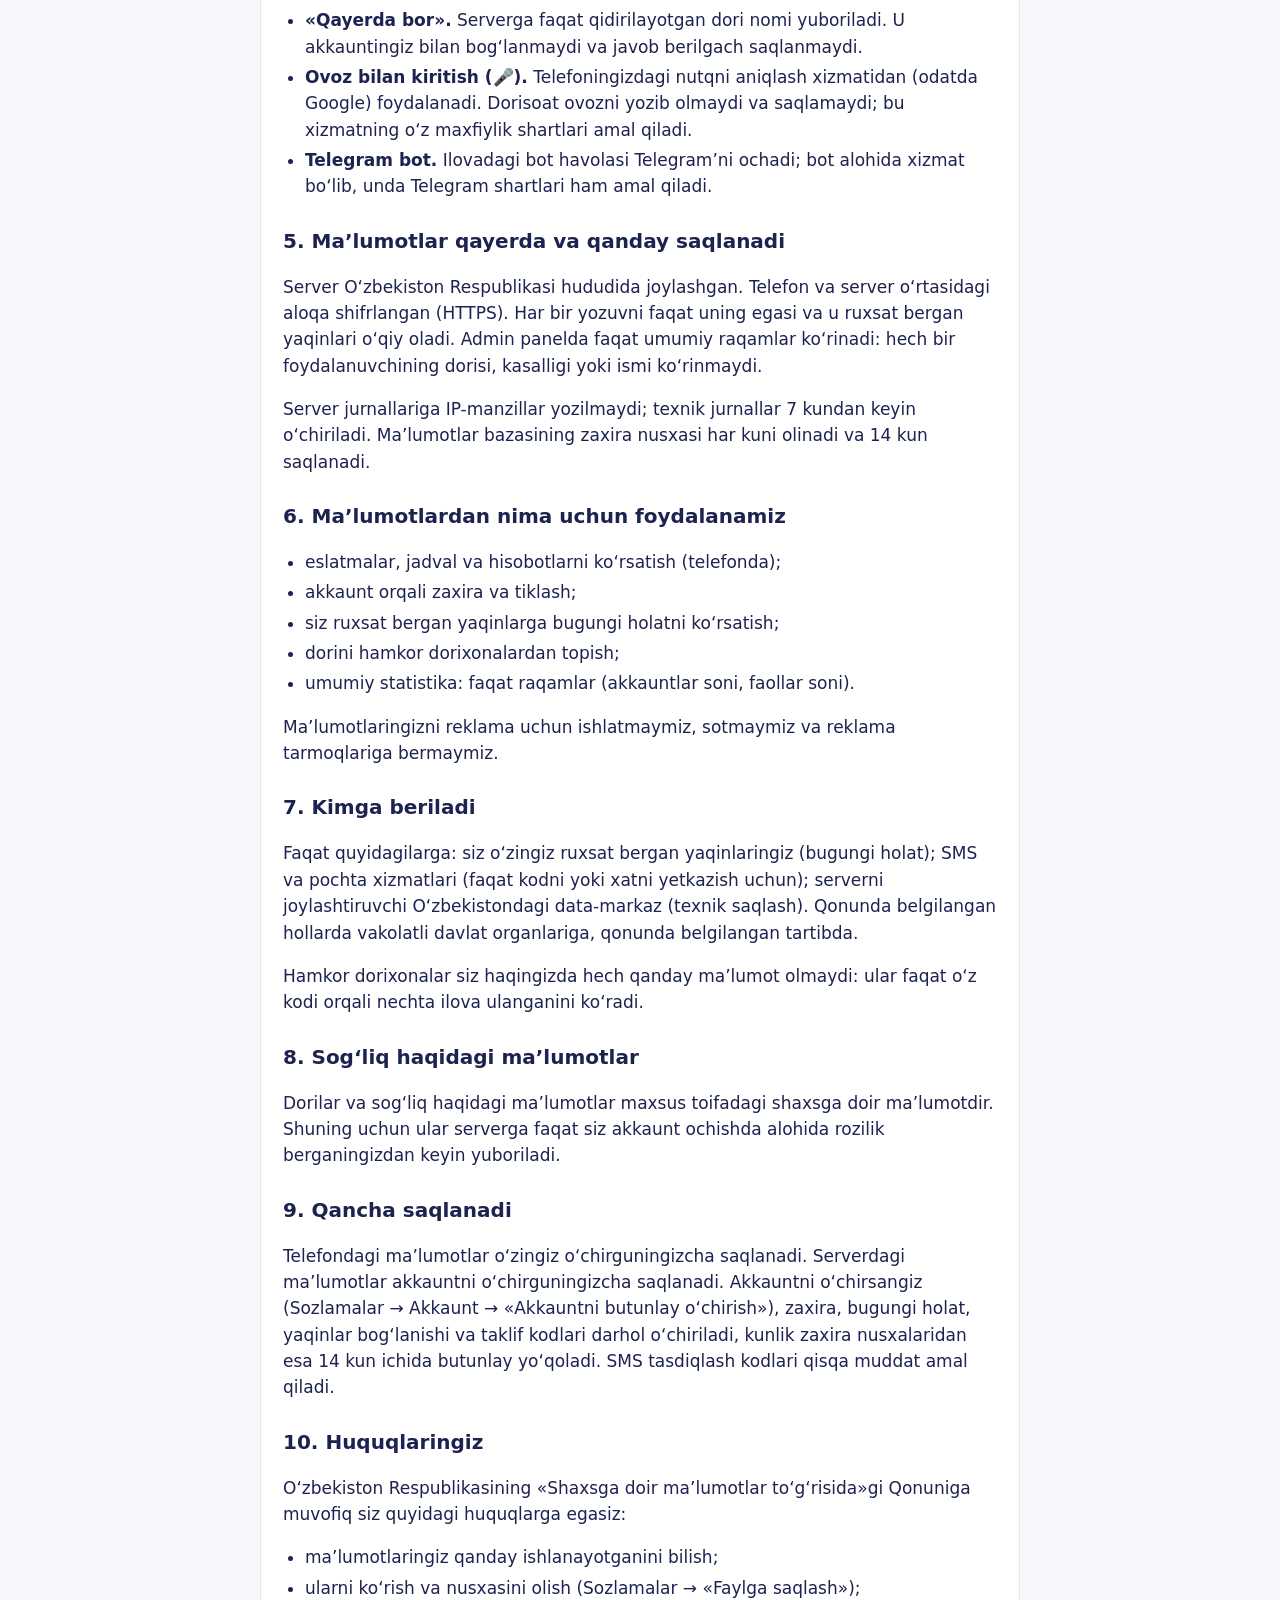
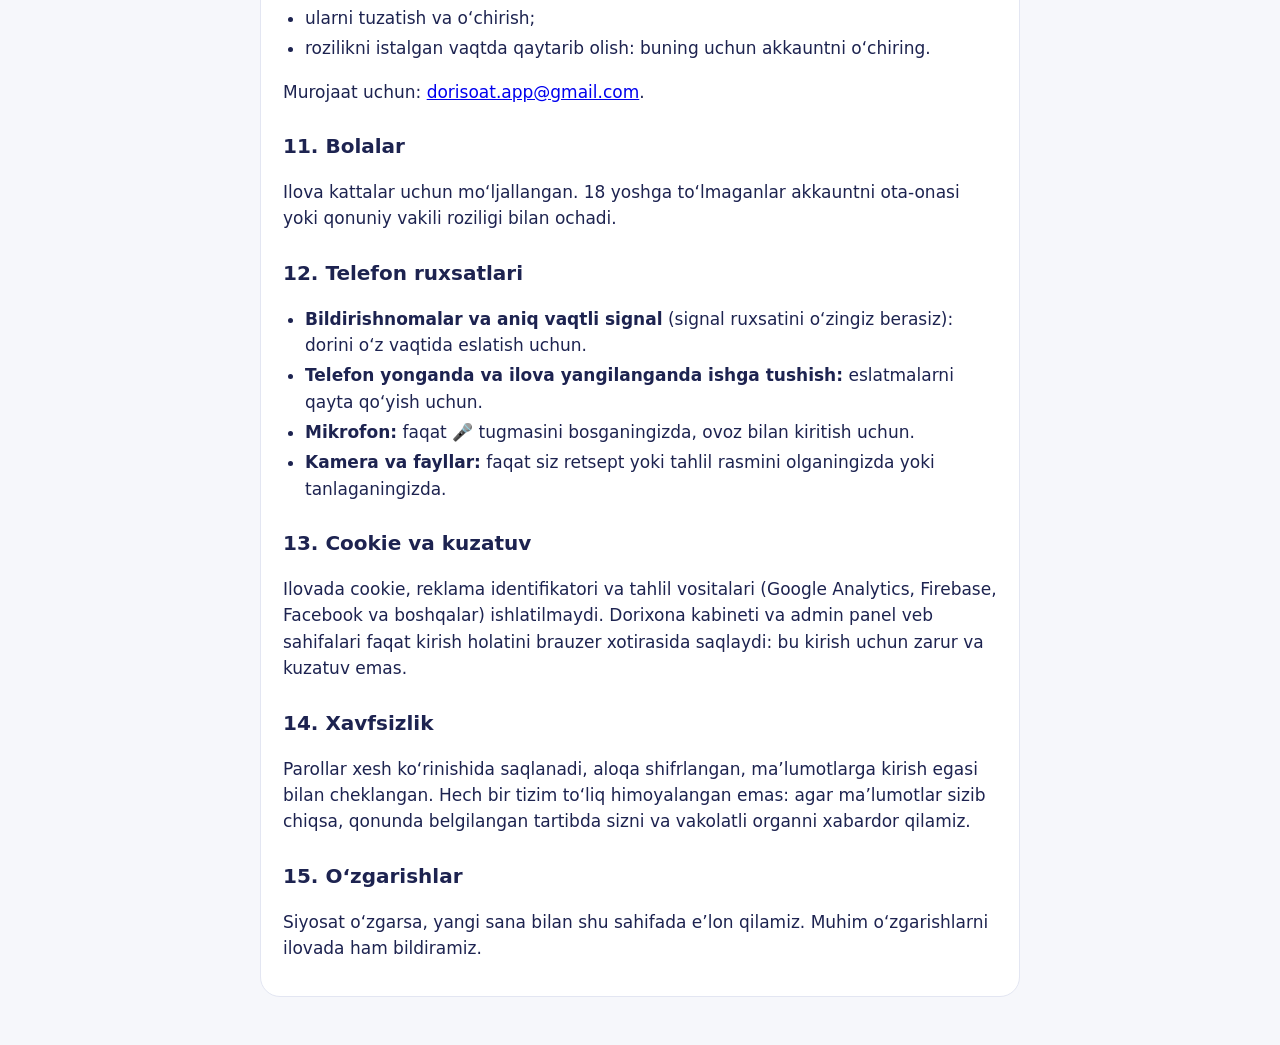
<file: maxfiylik/index.html>
<!doctype html>
<html lang="uz"><head><meta charset="utf-8"><meta name="viewport" content="width=device-width,initial-scale=1">
<title>Dorisoat — maxfiylik siyosati</title>
<!-- Bu sahifa o'zi yetarli (tashqi fayl yo'q): ilova ham uni ichida ko'rsatadi (app/scripts/build.mjs ko'chiradi).
     Matn yuridik maslahat emas: yuristga ko'rsating. -->
<style>
:root{--ink:#1d2350;--mut:#5d6690;--bg:#f6f7fb;--card:#fff;--line:#e3e6f2;--acc:#5b2bd6}
@media (prefers-color-scheme:dark){:root{--ink:#e8eaf6;--mut:#a3a9c9;--bg:#12142a;--card:#1b1e3a;--line:#2c3058;--acc:#a98bff}}
body{margin:0;background:var(--bg);color:var(--ink);font:17px/1.55 system-ui,-apple-system,"Segoe UI",Roboto,Arial,sans-serif}
main{max-width:760px;margin:0 auto;padding:20px 16px 48px}
nav{display:flex;gap:8px;justify-content:flex-end;margin-bottom:8px}
nav button{font:inherit;font-size:15px;padding:6px 14px;border-radius:999px;border:1px solid var(--line);background:var(--card);color:var(--ink);cursor:pointer}
nav button[aria-pressed=true]{background:var(--acc);border-color:var(--acc);color:#fff}
article{background:var(--card);border:1px solid var(--line);border-radius:20px;padding:8px 22px 18px}
h1{font-size:28px;line-height:1.2;margin:16px 0 4px}h2{font-size:20px;margin:26px 0 6px}
.date{color:var(--mut);margin:0 0 14px}.box{background:var(--bg);border-radius:14px;padding:4px 16px;margin:12px 0}
ul{padding-left:22px}li{margin:4px 0}.fill{background:#ffe58a;color:#1d2350;border-radius:4px;padding:0 4px}
</style></head>
<body><main>
<nav><button data-l="uz">O‘zbekcha</button><button data-l="ru">Русский</button></nav>

<article lang="uz">
<h1>Maxfiylik siyosati</h1>
<p class="date">Oxirgi yangilanish: 2026-yil 9-noyabr</p>
<div class="box"><p><b>Qisqacha</b></p><ul>
<li>Akkauntsiz Dorisoat barcha ma’lumotni faqat telefoningizda saqlaydi. Biz uni ko‘rmaymiz va olmaymiz.</li>
<li>Retsept rasmini o‘qish telefonning o‘zida, internetsiz bajariladi. Rasm hech qayerga yuborilmaydi.</li>
<li>Akkaunt ixtiyoriy. Uni ochsangiz, zaxira va yaqinlaringiz uchun bugungi holat O‘zbekiston hududidagi serverda saqlanadi.</li>
<li>Ilovada reklama, reklama kuzatuvchilari va Google Analytics kabi tahlil vositalari yo‘q. Ma’lumotlaringiz sotilmaydi.</li>
</ul></div>

<h2>1. Kim javobgar</h2>
<p>Dorisoat ilovasi va serverining egasi (shaxsga doir ma’lumotlar egasi va operatori): Bahromjonov Muhammadbobur, O‘zbekiston Respublikasi. Murojaat uchun: <a href="mailto:dorisoat.app@gmail.com">dorisoat.app@gmail.com</a>.</p>

<h2>2. Telefoningizda saqlanadigan ma’lumotlar</h2>
<p>Ilovaga kiritganlaringiz telefon xotirasida saqlanadi: dorilar, qabul vaqtlari va tarixi; bosim, qand kabi o‘lchovlar va o‘zingizni his qilish yozuvlari; shifokor qabullari va savollaringiz; tahlil natijalari rasmlari; favqulodda tibbiy karta (ism, tug‘ilgan sana, qon guruhi, kasalliklar, allergiya, yaqin kishining telefoni); sozlamalar.</p>
<p>Akkaunt ochmasangiz, bu ma’lumotlar bizga yuborilmaydi. Ilovani o‘chirsangiz yoki Sozlamalardagi «Barcha ma’lumotlarni o‘chirish» tugmasini bossangiz, ular telefondan o‘chadi. «Faylga saqlash» bilan olingan zaxira fayli faqat sizda qoladi: uni kimga berishni o‘zingiz hal qilasiz.</p>

<h2>3. Akkaunt ochsangiz (ixtiyoriy)</h2>
<p>Akkaunt faqat siz rozilik belgisini qo‘yganingizdan keyin ochiladi. Serverda quyidagilar saqlanadi:</p>
<ul>
<li><b>Kirish uchun:</b> email yoki telefon raqami. Parol faqat qaytarib bo‘lmaydigan shifrlangan ko‘rinishda (xesh) saqlanadi.</li>
<li><b>Profil:</b> ism (kiritsangiz), ilova tili, rozilik vaqti, ilova versiyasi va oxirgi kirish vaqti. Oxirgi kirish vaqti faqat «necha kishi faol» degan umumiy hisob uchun kerak.</li>
<li><b>Zaxira:</b> ilovadagi ma’lumotlaringiz nusxasi (tahlil rasmlarisiz), telefonni almashtirganda tiklash uchun.</li>
<li><b>Bugungi holat:</b> bugungi dorilar nomi, vaqti va ichilgan-ichilmagani. Uni faqat siz taklif kodi bergan yaqinlaringiz ko‘radi.</li>
<li><b>Yaqinlar bog‘lanishi:</b> kim kimni kuzatishi va ular ko‘rsatgan ismlar.</li>
</ul>
<p>Telefon raqami bilan kirishda tasdiqlash kodi SMS orqali keladi: buning uchun raqamingiz va kod matni SMS xizmati provayderiga (Eskiz.uz, O‘zbekiston) uzatiladi. Email bilan parolni tiklashda xat pochta xizmati orqali yuboriladi.</p>

<h2>4. Akkauntsiz ishlaydigan onlayn imkoniyatlar</h2>
<ul>
<li><b>Hamkor dorixona kodi.</b> Kodni kiritsangiz, server faqat «shu dorixona orqali bitta ilova ulandi» degan yozuvni (dorixona va sana) saqlaydi. Siz haqingizda hech narsa saqlanmaydi.</li>
<li><b>«Qayerda bor».</b> Serverga faqat qidirilayotgan dori nomi yuboriladi. U akkauntingiz bilan bog‘lanmaydi va javob berilgach saqlanmaydi.</li>
<li><b>Ovoz bilan kiritish (🎤).</b> Telefoningizdagi nutqni aniqlash xizmatidan (odatda Google) foydalanadi. Dorisoat ovozni yozib olmaydi va saqlamaydi; bu xizmatning o‘z maxfiylik shartlari amal qiladi.</li>
<li><b>Telegram bot.</b> Ilovadagi bot havolasi Telegram’ni ochadi; bot alohida xizmat bo‘lib, unda Telegram shartlari ham amal qiladi.</li>
</ul>

<h2>5. Ma’lumotlar qayerda va qanday saqlanadi</h2>
<p>Server O‘zbekiston Respublikasi hududida joylashgan. Telefon va server o‘rtasidagi aloqa shifrlangan (HTTPS). Har bir yozuvni faqat uning egasi va u ruxsat bergan yaqinlari o‘qiy oladi. Admin panelda faqat umumiy raqamlar ko‘rinadi: hech bir foydalanuvchining dorisi, kasalligi yoki ismi ko‘rinmaydi.</p>
<p>Server jurnallariga IP-manzillar yozilmaydi; texnik jurnallar 7 kundan keyin o‘chiriladi. Ma’lumotlar bazasining zaxira nusxasi har kuni olinadi va 14 kun saqlanadi.</p>

<h2>6. Ma’lumotlardan nima uchun foydalanamiz</h2>
<ul>
<li>eslatmalar, jadval va hisobotlarni ko‘rsatish (telefonda);</li>
<li>akkaunt orqali zaxira va tiklash;</li>
<li>siz ruxsat bergan yaqinlarga bugungi holatni ko‘rsatish;</li>
<li>dorini hamkor dorixonalardan topish;</li>
<li>umumiy statistika: faqat raqamlar (akkauntlar soni, faollar soni).</li>
</ul>
<p>Ma’lumotlaringizni reklama uchun ishlatmaymiz, sotmaymiz va reklama tarmoqlariga bermaymiz.</p>

<h2>7. Kimga beriladi</h2>
<p>Faqat quyidagilarga: siz o‘zingiz ruxsat bergan yaqinlaringiz (bugungi holat); SMS va pochta xizmatlari (faqat kodni yoki xatni yetkazish uchun); serverni joylashtiruvchi O‘zbekistondagi data-markaz (texnik saqlash). Qonunda belgilangan hollarda vakolatli davlat organlariga, qonunda belgilangan tartibda.</p>
<p>Hamkor dorixonalar siz haqingizda hech qanday ma’lumot olmaydi: ular faqat o‘z kodi orqali nechta ilova ulanganini ko‘radi.</p>

<h2>8. Sog‘liq haqidagi ma’lumotlar</h2>
<p>Dorilar va sog‘liq haqidagi ma’lumotlar maxsus toifadagi shaxsga doir ma’lumotdir. Shuning uchun ular serverga faqat siz akkaunt ochishda alohida rozilik berganingizdan keyin yuboriladi.</p>

<h2>9. Qancha saqlanadi</h2>
<p>Telefondagi ma’lumotlar o‘zingiz o‘chirguningizcha saqlanadi. Serverdagi ma’lumotlar akkauntni o‘chirguningizcha saqlanadi. Akkauntni o‘chirsangiz (Sozlamalar → Akkaunt → «Akkauntni butunlay o‘chirish»), zaxira, bugungi holat, yaqinlar bog‘lanishi va taklif kodlari darhol o‘chiriladi, kunlik zaxira nusxalaridan esa 14 kun ichida butunlay yo‘qoladi. SMS tasdiqlash kodlari qisqa muddat amal qiladi.</p>

<h2>10. Huquqlaringiz</h2>
<p>O‘zbekiston Respublikasining «Shaxsga doir ma’lumotlar to‘g‘risida»gi Qonuniga muvofiq siz quyidagi huquqlarga egasiz:</p>
<ul>
<li>ma’lumotlaringiz qanday ishlanayotganini bilish;</li>
<li>ularni ko‘rish va nusxasini olish (Sozlamalar → «Faylga saqlash»);</li>
<li>ularni tuzatish va o‘chirish;</li>
<li>rozilikni istalgan vaqtda qaytarib olish: buning uchun akkauntni o‘chiring.</li>
</ul>
<p>Murojaat uchun: <a href="mailto:dorisoat.app@gmail.com">dorisoat.app@gmail.com</a>.</p>

<h2>11. Bolalar</h2>
<p>Ilova kattalar uchun mo‘ljallangan. 18 yoshga to‘lmaganlar akkauntni ota-onasi yoki qonuniy vakili roziligi bilan ochadi.</p>

<h2>12. Telefon ruxsatlari</h2>
<ul>
<li><b>Bildirishnomalar va aniq vaqtli signal</b> (signal ruxsatini o‘zingiz berasiz): dorini o‘z vaqtida eslatish uchun.</li>
<li><b>Telefon yonganda va ilova yangilanganda ishga tushish:</b> eslatmalarni qayta qo‘yish uchun.</li>
<li><b>Mikrofon:</b> faqat 🎤 tugmasini bosganingizda, ovoz bilan kiritish uchun.</li>
<li><b>Kamera va fayllar:</b> faqat siz retsept yoki tahlil rasmini olganingizda yoki tanlaganingizda.</li>
</ul>

<h2>13. Cookie va kuzatuv</h2>
<p>Ilovada cookie, reklama identifikatori va tahlil vositalari (Google Analytics, Firebase, Facebook va boshqalar) ishlatilmaydi. Dorixona kabineti va admin panel veb sahifalari faqat kirish holatini brauzer xotirasida saqlaydi: bu kirish uchun zarur va kuzatuv emas.</p>

<h2>14. Xavfsizlik</h2>
<p>Parollar xesh ko‘rinishida saqlanadi, aloqa shifrlangan, ma’lumotlarga kirish egasi bilan cheklangan. Hech bir tizim to‘liq himoyalangan emas: agar ma’lumotlar sizib chiqsa, qonunda belgilangan tartibda sizni va vakolatli organni xabardor qilamiz.</p>

<h2>15. O‘zgarishlar</h2>
<p>Siyosat o‘zgarsa, yangi sana bilan shu sahifada e’lon qilamiz. Muhim o‘zgarishlarni ilovada ham bildiramiz.</p>
</article>

<article lang="ru" hidden>
<h1>Политика конфиденциальности</h1>
<p class="date">Последнее обновление: 9 ноября 2026 г.</p>
<div class="box"><p><b>Коротко</b></p><ul>
<li>Без аккаунта Dorisoat хранит все данные только на вашем телефоне. Мы их не видим и не получаем.</li>
<li>Распознавание фото рецепта выполняется на самом телефоне, без интернета. Фото никуда не отправляется.</li>
<li>Аккаунт необязателен. Если вы его создадите, резервная копия и сегодняшний статус для близких хранятся на сервере на территории Узбекистана.</li>
<li>В приложении нет рекламы, рекламных трекеров и аналитики вроде Google Analytics. Ваши данные не продаются.</li>
</ul></div>

<h2>1. Кто отвечает</h2>
<p>Владелец приложения и сервера Dorisoat (собственник и оператор персональных данных): Bahromjonov Muhammadbobur, Республика Узбекистан. Для обращений: <a href="mailto:dorisoat.app@gmail.com">dorisoat.app@gmail.com</a>.</p>

<h2>2. Данные, которые хранятся на телефоне</h2>
<p>Всё, что вы вводите, хранится в памяти телефона: лекарства, время и история приёма; давление, сахар и другие измерения, записи о самочувствии; визиты к врачу и вопросы; фото анализов; экстренная медкарта (имя, дата рождения, группа крови, заболевания, аллергия, телефон близкого человека); настройки.</p>
<p>Если вы не создаёте аккаунт, эти данные нам не передаются. Если удалить приложение или нажать в настройках «Удалить все данные», они удаляются с телефона. Файл резервной копии, сохранённый кнопкой «Сохранить в файл», остаётся только у вас: кому его передать, решаете вы.</p>

<h2>3. Если вы создаёте аккаунт (необязательно)</h2>
<p>Аккаунт создаётся только после того, как вы отметите согласие. На сервере хранится:</p>
<ul>
<li><b>Для входа:</b> email или номер телефона. Пароль хранится только в необратимо зашифрованном виде (хеш).</li>
<li><b>Профиль:</b> имя (если указали), язык, время согласия, версия приложения и время последнего входа. Время последнего входа нужно только для общего подсчёта «сколько человек активны».</li>
<li><b>Резервная копия:</b> копия данных приложения (без фото анализов), чтобы восстановить их при смене телефона.</li>
<li><b>Сегодняшний статус:</b> названия сегодняшних лекарств, время и отметка о приёме. Его видят только близкие, которым вы дали код приглашения.</li>
<li><b>Связи с близкими:</b> кто за кем наблюдает и указанные ими имена.</li>
</ul>
<p>При входе по номеру телефона код подтверждения приходит по SMS: для этого номер и текст кода передаются SMS-провайдеру (Eskiz.uz, Узбекистан). При восстановлении пароля по email письмо отправляется через почтовый сервис.</p>

<h2>4. Онлайн-функции без аккаунта</h2>
<ul>
<li><b>Код аптеки-партнёра.</b> Если вы вводите код, сервер сохраняет только запись «через эту аптеку подключено одно приложение» (аптека и дата). О вас ничего не сохраняется.</li>
<li><b>«Где купить».</b> На сервер отправляется только название искомого лекарства. Оно не связывается с вашим аккаунтом и не сохраняется после ответа.</li>
<li><b>Голосовой ввод (🎤).</b> Использует службу распознавания речи на вашем телефоне (обычно Google). Dorisoat не записывает и не хранит голос; действуют правила конфиденциальности этой службы.</li>
<li><b>Telegram-бот.</b> Ссылка на бота открывает Telegram; бот — отдельный сервис, в нём действуют и правила Telegram.</li>
</ul>

<h2>5. Где и как хранятся данные</h2>
<p>Сервер находится на территории Республики Узбекистан. Связь между телефоном и сервером зашифрована (HTTPS). Каждую запись может прочитать только её владелец и близкие, которым он дал доступ. В панели администратора видны только общие цифры: ни лекарства, ни заболевания, ни имена пользователей не отображаются.</p>
<p>IP-адреса в журналы сервера не записываются; технические журналы удаляются через 7 дней. Резервная копия базы данных создаётся ежедневно и хранится 14 дней.</p>

<h2>6. Для чего мы используем данные</h2>
<ul>
<li>показ напоминаний, расписания и отчётов (на телефоне);</li>
<li>резервное копирование и восстановление через аккаунт;</li>
<li>показ сегодняшнего статуса близким, которым вы дали доступ;</li>
<li>поиск лекарства в аптеках-партнёрах;</li>
<li>общая статистика: только числа (количество аккаунтов, активных пользователей).</li>
</ul>
<p>Мы не используем ваши данные для рекламы, не продаём их и не передаём рекламным сетям.</p>

<h2>7. Кому передаются данные</h2>
<p>Только: близким, которым вы сами дали доступ (сегодняшний статус); SMS- и почтовым сервисам (только для доставки кода или письма); дата-центру в Узбекистане, где размещён сервер (техническое хранение). В случаях, предусмотренных законом, — уполномоченным государственным органам в установленном законом порядке.</p>
<p>Аптеки-партнёры не получают о вас никаких данных: они видят только, сколько приложений подключено по их коду.</p>

<h2>8. Данные о здоровье</h2>
<p>Сведения о лекарствах и здоровье относятся к специальной категории персональных данных. Поэтому они отправляются на сервер только после вашего отдельного согласия при создании аккаунта.</p>

<h2>9. Сколько хранятся данные</h2>
<p>Данные на телефоне хранятся, пока вы их не удалите. Данные на сервере хранятся, пока вы не удалите аккаунт. При удалении аккаунта (Настройки → Аккаунт → «Удалить аккаунт полностью») резервная копия, сегодняшний статус, связи с близкими и коды приглашений удаляются сразу, а из ежедневных резервных копий базы — полностью в течение 14 дней. SMS-коды подтверждения действуют короткое время.</p>

<h2>10. Ваши права</h2>
<p>В соответствии с Законом Республики Узбекистан «О персональных данных» вы вправе:</p>
<ul>
<li>знать, как обрабатываются ваши данные;</li>
<li>просматривать их и получать копию (Настройки → «Сохранить в файл»);</li>
<li>исправлять и удалять их;</li>
<li>в любой момент отозвать согласие: для этого удалите аккаунт.</li>
</ul>
<p>Для обращений: <a href="mailto:dorisoat.app@gmail.com">dorisoat.app@gmail.com</a>.</p>

<h2>11. Дети</h2>
<p>Приложение предназначено для взрослых. Лица младше 18 лет создают аккаунт с согласия родителей или законных представителей.</p>

<h2>12. Разрешения телефона</h2>
<ul>
<li><b>Уведомления и точные будильники</b> (разрешение на будильники даёте вы сами): чтобы напомнить о лекарстве вовремя.</li>
<li><b>Запуск после включения телефона и обновления приложения:</b> чтобы заново поставить напоминания.</li>
<li><b>Микрофон:</b> только когда вы нажимаете 🎤, для голосового ввода.</li>
<li><b>Камера и файлы:</b> только когда вы сами снимаете или выбираете фото рецепта или анализа.</li>
</ul>

<h2>13. Cookie и отслеживание</h2>
<p>В приложении не используются cookie, рекламный идентификатор и средства аналитики (Google Analytics, Firebase, Facebook и другие). Веб-страницы кабинета аптеки и панели администратора хранят в памяти браузера только состояние входа: это необходимо для входа и не является отслеживанием.</p>

<h2>14. Безопасность</h2>
<p>Пароли хранятся в виде хеша, связь зашифрована, доступ к данным ограничен владельцем. Ни одна система не защищена полностью: если произойдёт утечка данных, мы уведомим вас и уполномоченный орган в порядке, установленном законом.</p>

<h2>15. Изменения</h2>
<p>Если политика изменится, мы опубликуем её на этой странице с новой датой. О важных изменениях сообщим и в приложении.</p>
</article>
</main>
<script>
(function () {
  var arts = document.querySelectorAll("article"), btns = document.querySelectorAll("nav button");
  function show(l) {
    arts.forEach(function (a) { a.hidden = a.lang !== l; });
    btns.forEach(function (b) { b.setAttribute("aria-pressed", String(b.dataset.l === l)); });
    document.documentElement.lang = l;
  }
  btns.forEach(function (b) { b.onclick = function () { show(b.dataset.l); history.replaceState(null, "", "#" + b.dataset.l); }; });
  var h = location.hash.slice(1);
  show(h === "ru" || h === "uz" ? h : (navigator.language || "").indexOf("ru") === 0 ? "ru" : "uz");
})();
</script>
</body></html>
</file>
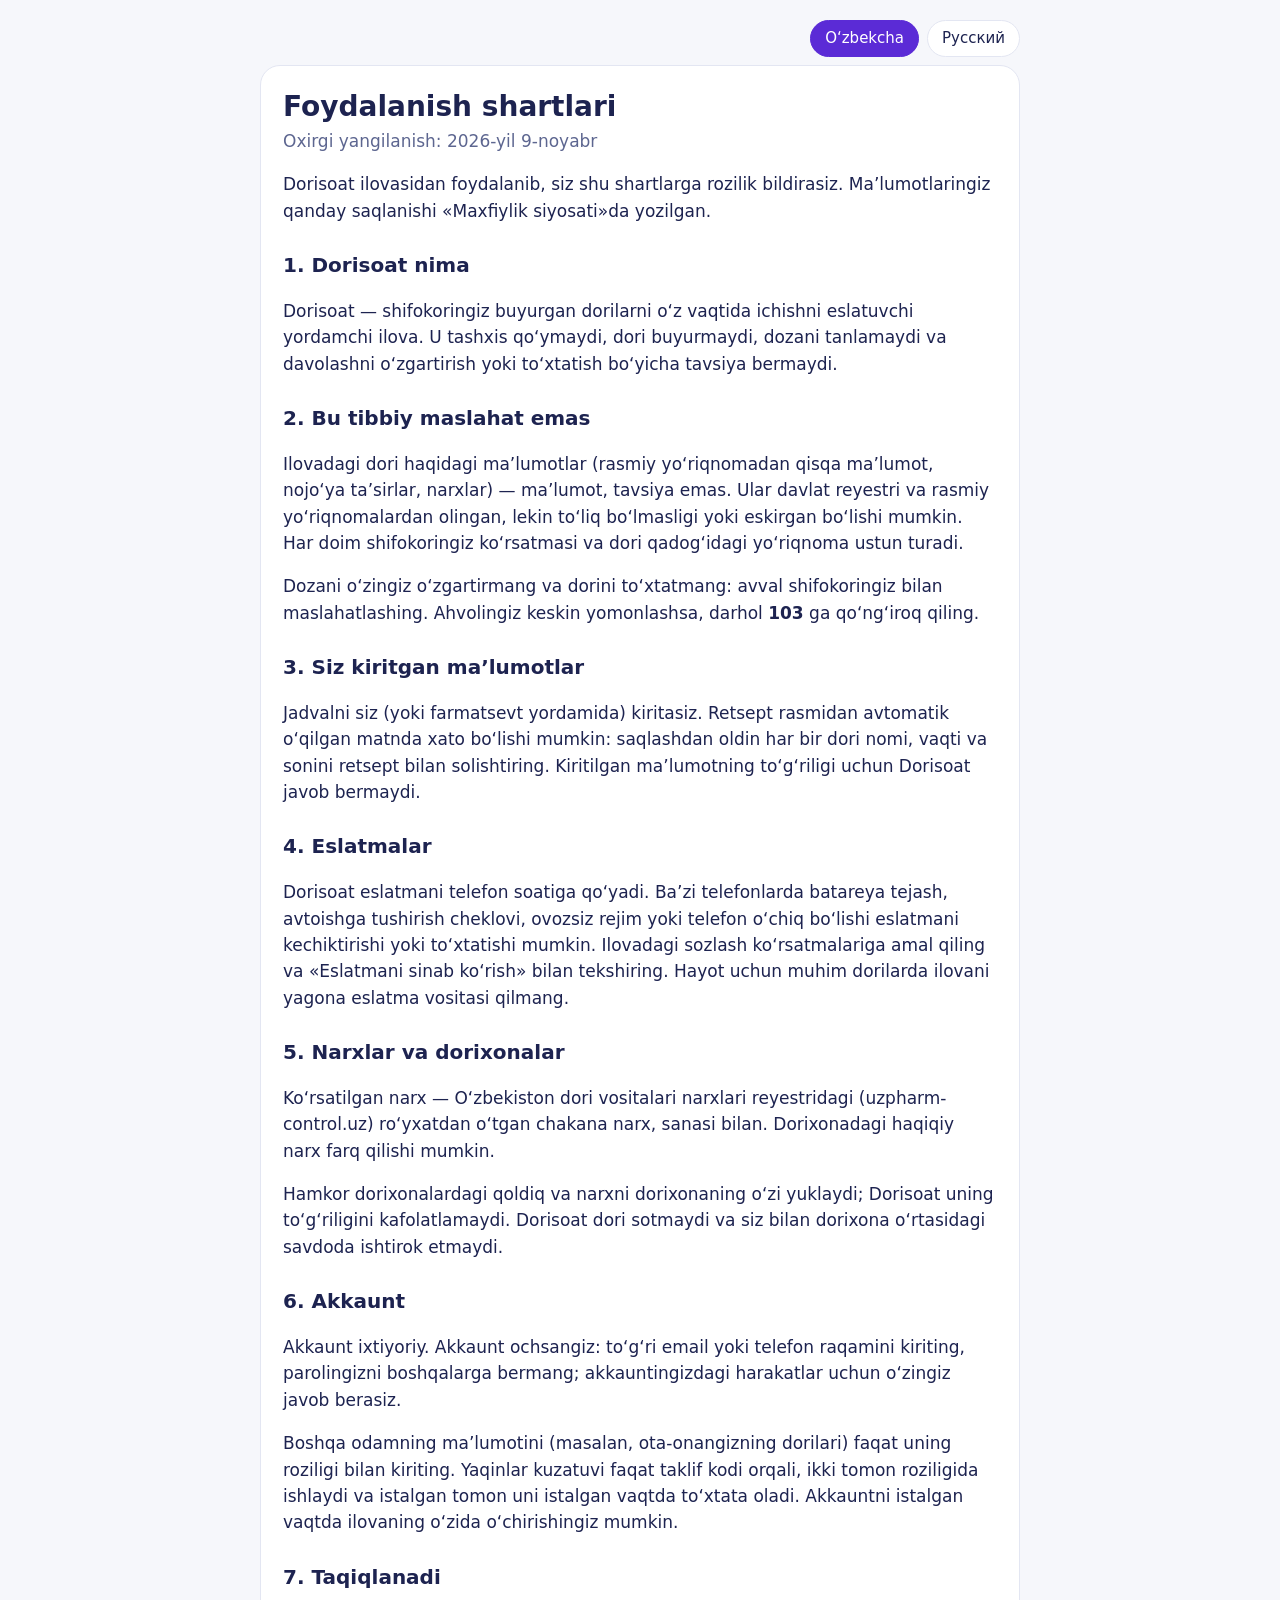
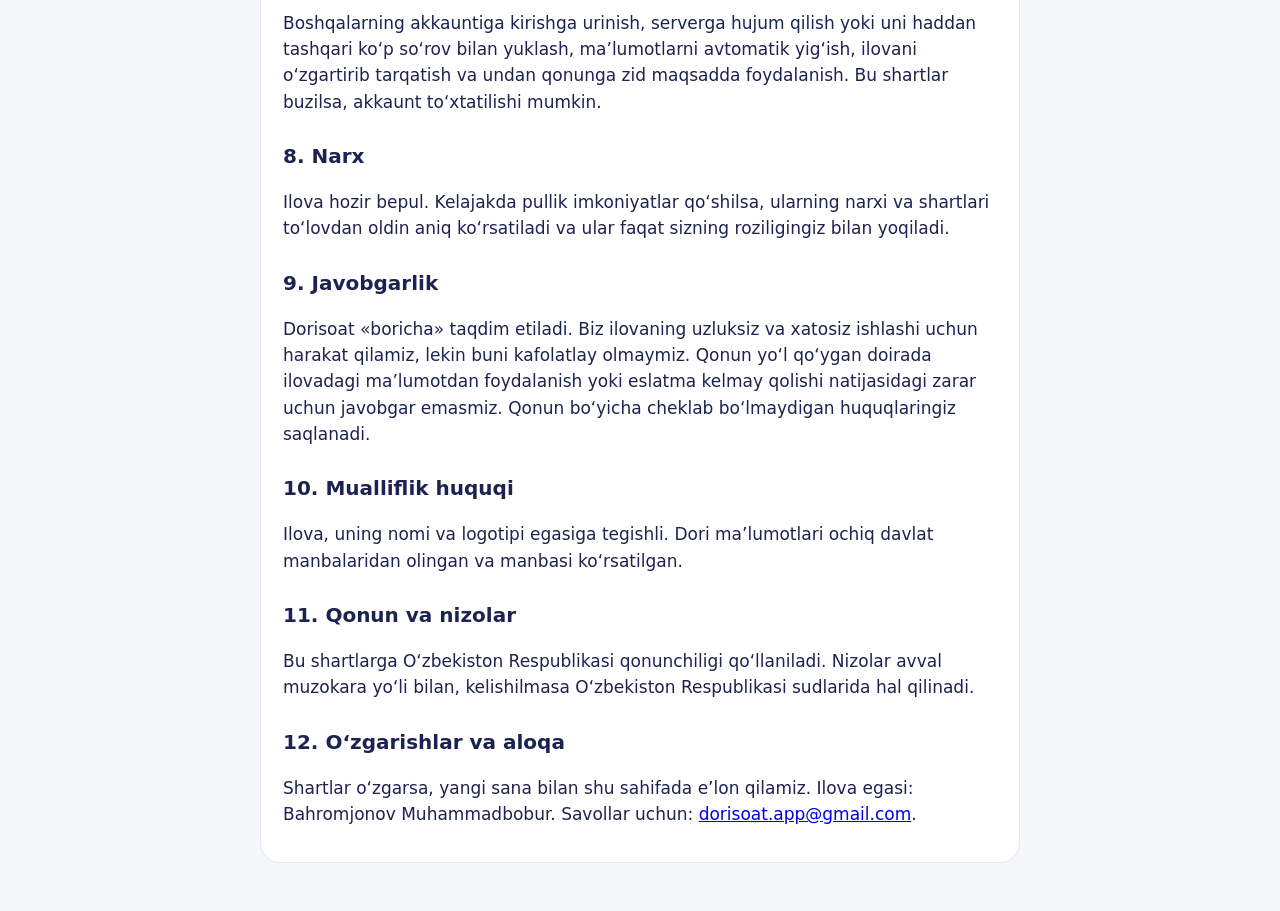
<file: shartlar/index.html>
<!doctype html>
<html lang="uz"><head><meta charset="utf-8"><meta name="viewport" content="width=device-width,initial-scale=1">
<title>Dorisoat — foydalanish shartlari</title>
<!-- Bu sahifa o'zi yetarli (tashqi fayl yo'q): ilova ham uni ichida ko'rsatadi (app/scripts/build.mjs ko'chiradi).
     Matn yuridik maslahat emas: yuristga ko'rsating. -->
<style>
:root{--ink:#1d2350;--mut:#5d6690;--bg:#f6f7fb;--card:#fff;--line:#e3e6f2;--acc:#5b2bd6}
@media (prefers-color-scheme:dark){:root{--ink:#e8eaf6;--mut:#a3a9c9;--bg:#12142a;--card:#1b1e3a;--line:#2c3058;--acc:#a98bff}}
body{margin:0;background:var(--bg);color:var(--ink);font:17px/1.55 system-ui,-apple-system,"Segoe UI",Roboto,Arial,sans-serif}
main{max-width:760px;margin:0 auto;padding:20px 16px 48px}
nav{display:flex;gap:8px;justify-content:flex-end;margin-bottom:8px}
nav button{font:inherit;font-size:15px;padding:6px 14px;border-radius:999px;border:1px solid var(--line);background:var(--card);color:var(--ink);cursor:pointer}
nav button[aria-pressed=true]{background:var(--acc);border-color:var(--acc);color:#fff}
article{background:var(--card);border:1px solid var(--line);border-radius:20px;padding:8px 22px 18px}
h1{font-size:28px;line-height:1.2;margin:16px 0 4px}h2{font-size:20px;margin:26px 0 6px}
.date{color:var(--mut);margin:0 0 14px}.box{background:var(--bg);border-radius:14px;padding:4px 16px;margin:12px 0}
ul{padding-left:22px}li{margin:4px 0}.fill{background:#ffe58a;color:#1d2350;border-radius:4px;padding:0 4px}
</style></head>
<body><main>
<nav><button data-l="uz">O‘zbekcha</button><button data-l="ru">Русский</button></nav>

<article lang="uz">
<h1>Foydalanish shartlari</h1>
<p class="date">Oxirgi yangilanish: 2026-yil 9-noyabr</p>
<p>Dorisoat ilovasidan foydalanib, siz shu shartlarga rozilik bildirasiz. Ma’lumotlaringiz qanday saqlanishi «Maxfiylik siyosati»da yozilgan.</p>

<h2>1. Dorisoat nima</h2>
<p>Dorisoat — shifokoringiz buyurgan dorilarni o‘z vaqtida ichishni eslatuvchi yordamchi ilova. U tashxis qo‘ymaydi, dori buyurmaydi, dozani tanlamaydi va davolashni o‘zgartirish yoki to‘xtatish bo‘yicha tavsiya bermaydi.</p>

<h2>2. Bu tibbiy maslahat emas</h2>
<p>Ilovadagi dori haqidagi ma’lumotlar (rasmiy yo‘riqnomadan qisqa ma’lumot, nojo‘ya ta’sirlar, narxlar) — ma’lumot, tavsiya emas. Ular davlat reyestri va rasmiy yo‘riqnomalardan olingan, lekin to‘liq bo‘lmasligi yoki eskirgan bo‘lishi mumkin. Har doim shifokoringiz ko‘rsatmasi va dori qadog‘idagi yo‘riqnoma ustun turadi.</p>
<p>Dozani o‘zingiz o‘zgartirmang va dorini to‘xtatmang: avval shifokoringiz bilan maslahatlashing. Ahvolingiz keskin yomonlashsa, darhol <b>103</b> ga qo‘ng‘iroq qiling.</p>

<h2>3. Siz kiritgan ma’lumotlar</h2>
<p>Jadvalni siz (yoki farmatsevt yordamida) kiritasiz. Retsept rasmidan avtomatik o‘qilgan matnda xato bo‘lishi mumkin: saqlashdan oldin har bir dori nomi, vaqti va sonini retsept bilan solishtiring. Kiritilgan ma’lumotning to‘g‘riligi uchun Dorisoat javob bermaydi.</p>

<h2>4. Eslatmalar</h2>
<p>Dorisoat eslatmani telefon soatiga qo‘yadi. Ba’zi telefonlarda batareya tejash, avtoishga tushirish cheklovi, ovozsiz rejim yoki telefon o‘chiq bo‘lishi eslatmani kechiktirishi yoki to‘xtatishi mumkin. Ilovadagi sozlash ko‘rsatmalariga amal qiling va «Eslatmani sinab ko‘rish» bilan tekshiring. Hayot uchun muhim dorilarda ilovani yagona eslatma vositasi qilmang.</p>

<h2>5. Narxlar va dorixonalar</h2>
<p>Ko‘rsatilgan narx — O‘zbekiston dori vositalari narxlari reyestridagi (uzpharm-control.uz) ro‘yxatdan o‘tgan chakana narx, sanasi bilan. Dorixonadagi haqiqiy narx farq qilishi mumkin.</p>
<p>Hamkor dorixonalardagi qoldiq va narxni dorixonaning o‘zi yuklaydi; Dorisoat uning to‘g‘riligini kafolatlamaydi. Dorisoat dori sotmaydi va siz bilan dorixona o‘rtasidagi savdoda ishtirok etmaydi.</p>

<h2>6. Akkaunt</h2>
<p>Akkaunt ixtiyoriy. Akkaunt ochsangiz: to‘g‘ri email yoki telefon raqamini kiriting, parolingizni boshqalarga bermang; akkauntingizdagi harakatlar uchun o‘zingiz javob berasiz.</p>
<p>Boshqa odamning ma’lumotini (masalan, ota-onangizning dorilari) faqat uning roziligi bilan kiriting. Yaqinlar kuzatuvi faqat taklif kodi orqali, ikki tomon roziligida ishlaydi va istalgan tomon uni istalgan vaqtda to‘xtata oladi. Akkauntni istalgan vaqtda ilovaning o‘zida o‘chirishingiz mumkin.</p>

<h2>7. Taqiqlanadi</h2>
<p>Boshqalarning akkauntiga kirishga urinish, serverga hujum qilish yoki uni haddan tashqari ko‘p so‘rov bilan yuklash, ma’lumotlarni avtomatik yig‘ish, ilovani o‘zgartirib tarqatish va undan qonunga zid maqsadda foydalanish. Bu shartlar buzilsa, akkaunt to‘xtatilishi mumkin.</p>

<h2>8. Narx</h2>
<p>Ilova hozir bepul. Kelajakda pullik imkoniyatlar qo‘shilsa, ularning narxi va shartlari to‘lovdan oldin aniq ko‘rsatiladi va ular faqat sizning roziligingiz bilan yoqiladi.</p>

<h2>9. Javobgarlik</h2>
<p>Dorisoat «boricha» taqdim etiladi. Biz ilovaning uzluksiz va xatosiz ishlashi uchun harakat qilamiz, lekin buni kafolatlay olmaymiz. Qonun yo‘l qo‘ygan doirada ilovadagi ma’lumotdan foydalanish yoki eslatma kelmay qolishi natijasidagi zarar uchun javobgar emasmiz. Qonun bo‘yicha cheklab bo‘lmaydigan huquqlaringiz saqlanadi.</p>

<h2>10. Mualliflik huquqi</h2>
<p>Ilova, uning nomi va logotipi egasiga tegishli. Dori ma’lumotlari ochiq davlat manbalaridan olingan va manbasi ko‘rsatilgan.</p>

<h2>11. Qonun va nizolar</h2>
<p>Bu shartlarga O‘zbekiston Respublikasi qonunchiligi qo‘llaniladi. Nizolar avval muzokara yo‘li bilan, kelishilmasa O‘zbekiston Respublikasi sudlarida hal qilinadi.</p>

<h2>12. O‘zgarishlar va aloqa</h2>
<p>Shartlar o‘zgarsa, yangi sana bilan shu sahifada e’lon qilamiz. Ilova egasi: Bahromjonov Muhammadbobur. Savollar uchun: <a href="mailto:dorisoat.app@gmail.com">dorisoat.app@gmail.com</a>.</p>
</article>

<article lang="ru" hidden>
<h1>Условия использования</h1>
<p class="date">Последнее обновление: 9 ноября 2026 г.</p>
<p>Пользуясь приложением Dorisoat, вы соглашаетесь с этими условиями. Как хранятся ваши данные, описано в «Политике конфиденциальности».</p>

<h2>1. Что такое Dorisoat</h2>
<p>Dorisoat — приложение-помощник, которое напоминает вовремя принимать лекарства, назначенные врачом. Оно не ставит диагноз, не назначает лекарства, не подбирает дозу и не даёт советов об изменении или прекращении лечения.</p>

<h2>2. Это не медицинская консультация</h2>
<p>Сведения о лекарствах в приложении (краткая информация из официальной инструкции, побочные эффекты, цены) — это информация, а не рекомендация. Они взяты из государственного реестра и официальных инструкций, но могут быть неполными или устаревшими. Указания вашего врача и инструкция в упаковке лекарства всегда важнее.</p>
<p>Не меняйте дозу и не прекращайте приём самостоятельно: сначала посоветуйтесь с врачом. Если состояние резко ухудшилось, сразу звоните <b>103</b>.</p>

<h2>3. Данные, которые вводите вы</h2>
<p>Расписание вводите вы (или с помощью фармацевта). Текст, автоматически распознанный с фото рецепта, может содержать ошибки: перед сохранением сверьте с рецептом название каждого лекарства, время и количество. Dorisoat не отвечает за правильность введённых данных.</p>

<h2>4. Напоминания</h2>
<p>Dorisoat ставит напоминание в будильник телефона. На некоторых телефонах экономия батареи, запрет автозапуска, беззвучный режим или выключенный телефон могут задержать или остановить напоминание. Выполните инструкции по настройке в приложении и проверьте кнопкой «Проверить напоминание». Для жизненно важных лекарств не делайте приложение единственным способом напоминания.</p>

<h2>5. Цены и аптеки</h2>
<p>Показанная цена — зарегистрированная розничная цена из реестра цен на лекарственные средства Узбекистана (uzpharm-control.uz), с датой. Фактическая цена в аптеке может отличаться.</p>
<p>Остатки и цены в аптеках-партнёрах загружает сама аптека; Dorisoat не гарантирует их точность. Dorisoat не продаёт лекарства и не участвует в сделке между вами и аптекой.</p>

<h2>6. Аккаунт</h2>
<p>Аккаунт необязателен. Если вы его создаёте: указывайте правильный email или номер телефона, не сообщайте пароль другим; за действия в вашем аккаунте отвечаете вы.</p>
<p>Вводите данные другого человека (например, лекарства родителей) только с его согласия. Наблюдение близких работает только по коду приглашения, с согласия обеих сторон, и любая сторона может прекратить его в любой момент. Удалить аккаунт можно в любое время в самом приложении.</p>

<h2>7. Запрещается</h2>
<p>Пытаться войти в чужой аккаунт, атаковать сервер или перегружать его чрезмерным количеством запросов, автоматически собирать данные, распространять изменённое приложение и использовать его в противоправных целях. При нарушении этих условий аккаунт может быть заблокирован.</p>

<h2>8. Стоимость</h2>
<p>Сейчас приложение бесплатное. Если в будущем появятся платные функции, их цена и условия будут чётко показаны до оплаты, и они включаются только с вашего согласия.</p>

<h2>9. Ответственность</h2>
<p>Dorisoat предоставляется «как есть». Мы стараемся, чтобы приложение работало бесперебойно и без ошибок, но не можем это гарантировать. В пределах, допускаемых законом, мы не отвечаем за ущерб от использования информации в приложении или от того, что напоминание не пришло. Ваши права, которые по закону нельзя ограничить, сохраняются.</p>

<h2>10. Авторские права</h2>
<p>Приложение, его название и логотип принадлежат владельцу. Сведения о лекарствах взяты из открытых государственных источников, источник указан.</p>

<h2>11. Право и споры</h2>
<p>К этим условиям применяется законодательство Республики Узбекистан. Споры решаются сначала путём переговоров, а при недостижении согласия — в судах Республики Узбекистан.</p>

<h2>12. Изменения и контакты</h2>
<p>Если условия изменятся, мы опубликуем их на этой странице с новой датой. Владелец приложения: Bahromjonov Muhammadbobur. Вопросы: <a href="mailto:dorisoat.app@gmail.com">dorisoat.app@gmail.com</a>.</p>
</article>
</main>
<script>
(function () {
  var arts = document.querySelectorAll("article"), btns = document.querySelectorAll("nav button");
  function show(l) {
    arts.forEach(function (a) { a.hidden = a.lang !== l; });
    btns.forEach(function (b) { b.setAttribute("aria-pressed", String(b.dataset.l === l)); });
    document.documentElement.lang = l;
  }
  btns.forEach(function (b) { b.onclick = function () { show(b.dataset.l); history.replaceState(null, "", "#" + b.dataset.l); }; });
  var h = location.hash.slice(1);
  show(h === "ru" || h === "uz" ? h : (navigator.language || "").indexOf("ru") === 0 ? "ru" : "uz");
})();
</script>
</body></html>
</file>
<file: ilova/style.css>
/* Dorisoat: logotip uslubi — kapsula shakllari, hajmli (3D) gradientlar, havorang→binafsha va to'q sariq */
:root {
  --ink: #1d2350; --muted: #66709a; --sky: #3ad1e6; --violet: #5b2bd6; --blue: #4a7fe0;
  --o1: #ffc06a; --o2: #ff8a1f; --o3: #e2530c; --w1: #ffffff; --w2: #eef2f8; --w3: #cdd6e4;
  --surface: #ffffff; --surface2: #f4f5fa; --soft: #efeaff; --line: #e3e6f0; --nav: rgba(255, 255, 255, .82); --bgA: #eaf6fd; --bgB: #f1edff; --bgC: #f6f2ff; --page: #f3efff;
  --green: #22b573; --amber: #f5a524; --red: #e5484d;
  --brand: linear-gradient(120deg, var(--sky), var(--violet));
  --orange: linear-gradient(180deg, var(--o1) 0%, var(--o2) 38%, var(--o3) 85%, #b8430b 100%);
  --white: linear-gradient(180deg, var(--w1) 0%, var(--w2) 55%, var(--w3) 100%);
  --lift: 0 10px 22px -10px rgba(52, 36, 140, .45), 0 2px 4px rgba(52, 36, 140, .12);
  --gloss: inset 0 2px 0 rgba(255, 255, 255, .85), inset 0 -3px 6px rgba(40, 50, 90, .12);
}
* { box-sizing: border-box; -webkit-tap-highlight-color: transparent; }
/* Fon: butun ekranni (notch va pastki chiziq ostini ham) qoplaydi. iOS Safari "background-attachment: fixed" ni qo'llamaydi,
   shuning uchun gradient ekranga qotirilgan alohida qatlamda; Android WebView va iOS'da bir xil ishlaydi. */
:root { color-scheme: light; }
html { background: var(--page); min-height: 100%; -webkit-text-size-adjust: 100%; text-size-adjust: 100%; }
body::before { content: ""; position: fixed; inset: 0; z-index: -1; pointer-events: none;
  background: linear-gradient(180deg, var(--bgA) 0%, var(--bgB) 60%, var(--bgC) 100%); }
html, body { margin: 0; color: var(--ink); font: 18px/1.45 system-ui, -apple-system, "Segoe UI", Roboto, sans-serif; }
body { min-height: 100vh; min-height: 100dvh; overscroll-behavior-y: none; background: transparent; }
header { position: sticky; top: 0; z-index: 2; background: var(--brand); color: #fff; font-weight: 800; font-size: 24px;
  padding: max(12px, calc(max(env(safe-area-inset-top, 0px), var(--sat, 0px)) + 2px)) 16px 12px; box-shadow: 0 6px 18px -8px rgba(60, 40, 160, .6);
  border-radius: 0 0 26px 26px; text-shadow: 0 2px 3px rgba(40, 20, 110, .35); }
header span { color: #ffb04a; }
header img { width: 36px; height: 36px; vertical-align: -9px; margin-right: 10px; border-radius: 10px;
  box-shadow: 0 3px 8px rgba(30, 20, 90, .35); }
main { padding: 14px 16px 120px; max-width: 640px; margin: 0 auto; }
.greet { margin: 4px 0 0; font-weight: 700; color: var(--violet); }
h1 { font-size: 25px; margin: 2px 0 10px; line-height: 1.25; } h2 { font-size: 20px; margin: 24px 0 10px; } h3 { font-size: 16px; margin: 14px 0 4px; color: var(--muted); }
p { margin: 8px 0; }
.muted { color: var(--muted); font-size: 15px; } .small { font-size: 13px; }
.ok { color: var(--green); font-weight: 800; white-space: nowrap; } .bad { color: var(--red); font-weight: 700; }

/* kartochkalar — kapsula ramkalar */
.card { display: flex; gap: 12px; align-items: center; background: var(--white); border-radius: 30px; padding: 12px 16px; margin: 10px 0;
  box-shadow: var(--lift), var(--gloss); position: relative; overflow: hidden; }
.card::after { content: ""; position: absolute; left: 22px; right: 22px; top: 5px; height: 9px; border-radius: 9px;
  background: linear-gradient(90deg, rgba(255,255,255,.0), rgba(255,255,255,.9), rgba(255,255,255,.0)); pointer-events: none; }
.card.small { justify-content: space-between; padding: 9px 18px; border-radius: 999px; }
.card .grow { flex: 1; min-width: 0; } .card .col { display: flex; flex-direction: column; gap: 6px; }
/* dori kartochkasining chap tomoni — kapsulaning to'q sariq yarmi */
.card.med { padding-left: 34px; }
.card.med::before { content: ""; position: absolute; left: 0; top: 0; bottom: 0; width: 18px; background: var(--orange);
  box-shadow: inset -2px 0 0 rgba(150, 50, 0, .25); }

/* bugungi doza = kapsula: chapda to'q sariq yarim (vaqt), o'ngda oq yarim */
.dose { padding: 0; align-items: stretch; border-radius: 999px; min-height: 88px; }
.dose .time { background: var(--orange); color: #fff; font-size: 22px; font-weight: 900; min-width: 98px; display: grid; place-items: center;
  text-shadow: 0 2px 2px rgba(140, 50, 0, .45); box-shadow: inset -3px 0 0 rgba(140, 50, 0, .22), inset 0 3px 0 rgba(255,255,255,.45);
  position: relative; }
.dose .time::after { content: ""; position: absolute; left: 14px; right: 18px; top: 12px; height: 10px; border-radius: 10px;
  background: rgba(255, 236, 205, .75); }
.dose .grow { padding: 12px 6px 12px 4px; align-self: center; } .dose > button, .dose > .ok { align-self: center; margin-right: 14px; }
.dose.taken .time { background: linear-gradient(180deg, #8ff0c2, var(--green) 55%, #138a55); text-shadow: 0 2px 2px rgba(0, 80, 40, .45); }
.dose.missed .time { background: linear-gradient(180deg, #ffb0a8, var(--red) 55%, #b4282d); }
.pct { font-size: 22px; font-weight: 900; background: var(--brand); -webkit-background-clip: text; background-clip: text; color: transparent; }

.stats { display: flex; gap: 8px; flex-wrap: wrap; }
.pill { background: var(--white); border-radius: 999px; padding: 8px 18px; font-weight: 800; box-shadow: var(--lift), var(--gloss); }
.pill.fire { background: var(--orange); color: #fff; text-shadow: 0 1px 2px rgba(140, 50, 0, .5); }
.total { font-size: 20px; font-weight: 900; margin: 12px 0; display: inline-block; padding: 8px 20px; border-radius: 999px;
  background: var(--brand); color: #fff; box-shadow: var(--lift); }

/* tugmalar — kapsula */
button { font: inherit; border: 0; background: var(--white); color: var(--ink); border-radius: 999px; padding: 10px 18px; cursor: pointer;
  box-shadow: var(--lift), var(--gloss); transition: transform .08s; }
button:active { transform: translateY(2px) scale(.98); }
button.primary { background: var(--orange); color: #fff; font-weight: 800; text-shadow: 0 1px 2px rgba(140, 50, 0, .5);
  box-shadow: 0 10px 20px -8px rgba(226, 83, 12, .7), inset 0 2px 0 rgba(255, 230, 190, .9), inset 0 -3px 5px rgba(150, 50, 0, .3); }
button.ghost { background: var(--white); }
button.danger { background: linear-gradient(180deg, #ffd6d6, #ffb3b5); color: #9b1c22; font-weight: 700; }
button.big { display: block; width: 100%; margin: 12px 0; padding: 15px; font-size: 18px; }
button.mic { font-size: 22px; padding: 9px 14px; background: var(--brand); box-shadow: 0 8px 16px -8px rgba(91, 43, 214, .8), inset 0 2px 0 rgba(255,255,255,.5); }

label { display: block; font-weight: 700; margin: 16px 0 6px; }
label.check { display: flex; align-items: center; gap: 8px; font-weight: 600; margin: 0; white-space: nowrap; }
label.check.big { margin: 14px 0; font-size: 18px; } label.check input { width: 24px; height: 24px; accent-color: var(--violet); }
input { font: inherit; width: 100%; padding: 12px 18px; border: 0; border-radius: 999px; background: var(--surface); color: var(--ink);
  box-shadow: inset 0 3px 6px rgba(40, 50, 110, .14), inset 0 -1px 0 rgba(255,255,255,.9), 0 1px 0 rgba(255,255,255,.8); }
input:focus { outline: 3px solid rgba(91, 43, 214, .35); }
input:disabled { background: #eceef6; }
.row { display: flex; gap: 8px; align-items: center; } .row input { flex: 1; }
.chips { display: flex; flex-wrap: wrap; gap: 8px; margin: 10px 0; }
.chips button.on, .freq button.on { background: var(--brand); color: #fff; font-weight: 800; }

.note { border-radius: 24px; padding: 12px 16px; margin: 10px 0; font-size: 16px; box-shadow: var(--lift), var(--gloss);
  background: var(--white); }
.note.good { background: linear-gradient(180deg, #f2fff8, #d4f5e4); } .note.warn { background: linear-gradient(180deg, #fff6ea, #ffe0bb); }
.note.info { background: linear-gradient(180deg, #f3f6ff, #dde5ff); } .note.bad { background: linear-gradient(180deg, #fff1f1, #ffd3d3); }
.note p { margin: 6px 0; }

/* kalendar — har kun kichik yaltiroq "tabletka" */
.cal { display: grid; grid-template-columns: repeat(7, 1fr); gap: 7px; }
.cal .wd { text-align: center; font-size: 13px; color: var(--muted); font-weight: 800; }
.cal .day { aspect-ratio: 1; display: grid; place-items: center; border-radius: 50%; font-weight: 800; color: #fff;
  text-shadow: 0 1px 2px rgba(0, 0, 0, .3); box-shadow: 0 6px 10px -6px rgba(40, 30, 110, .6), inset 0 2px 0 rgba(255,255,255,.55), inset 0 -3px 4px rgba(0,0,0,.15); }
.day.full, i.full { background: linear-gradient(180deg, #8ff0c2, var(--green) 55%, #138a55); }
.day.part, i.part { background: linear-gradient(180deg, #ffe08a, var(--amber) 55%, #c47a0b); }
.day.none, i.none { background: linear-gradient(180deg, #ffb0a8, var(--red) 55%, #b4282d); }
.day.empty, i.empty { background: var(--white); color: var(--ink); text-shadow: none; }
.day.future { background: rgba(255,255,255,.55); color: var(--muted); text-shadow: none; box-shadow: inset 0 0 0 2px #dfe3f3; }
.day.today { outline: 3px solid var(--violet); outline-offset: 2px; }
.legend { display: flex; flex-wrap: wrap; gap: 12px; margin: 10px 0; font-size: 14px; }
.legend i { display: inline-block; width: 16px; height: 16px; border-radius: 50%; margin-right: 5px; vertical-align: -3px; }

/* medallar — kapsula nishonlar */
.medals { display: grid; grid-template-columns: 1fr 1fr; gap: 10px; margin: 12px 0; }
.medal { border-radius: 22px; padding: 10px 14px; display: flex; align-items: center; font-size: 15px; background: rgba(255,255,255,.6); color: var(--muted);
  box-shadow: inset 0 0 0 2px #dfe3f3; filter: grayscale(1); }
.medal.won { filter: none; color: #fff; font-weight: 800; background: var(--orange); text-shadow: 0 1px 2px rgba(140, 50, 0, .5);
  box-shadow: 0 8px 16px -8px rgba(226, 83, 12, .7), inset 0 2px 0 rgba(255, 230, 190, .9); }

.chart { width: 100%; background: var(--white); border-radius: 26px; box-shadow: var(--lift), var(--gloss); padding: 6px; }
.chart .grid { stroke: var(--line); } .chart .axis { font-size: 10px; fill: var(--muted); }

/* pastki menyu — oyna, faol bo'lim kapsula ichida */
nav { position: fixed; bottom: 10px; left: 10px; right: 10px; max-width: 620px; margin: 0 auto; display: flex; gap: 4px; padding: 6px;
  background: var(--nav); backdrop-filter: blur(12px); -webkit-backdrop-filter: blur(12px);
  border-radius: 999px; box-shadow: 0 14px 30px -12px rgba(52, 36, 140, .55), inset 0 1px 0 #fff;
  margin-bottom: max(0px, calc(max(env(safe-area-inset-bottom, 0px), var(--sab, 0px)) - 14px)); z-index: 3; }
nav button { flex: 1; border-radius: 999px; background: none; box-shadow: none; padding: 6px 2px; font-size: 11px; color: var(--muted);
  display: flex; flex-direction: column; align-items: center; gap: 1px; }
nav button span { font-size: 21px; }
nav button.on { background: var(--brand); color: #fff; font-weight: 800; box-shadow: 0 8px 16px -8px rgba(91, 43, 214, .9), inset 0 2px 0 rgba(255,255,255,.45); }

#toast { position: fixed; left: 16px; right: 16px; bottom: 96px; background: var(--brand); color: #fff; border-radius: 26px; padding: 14px 18px;
  font-size: 16px; font-weight: 600; opacity: 0; transform: translateY(20px); transition: .25s; pointer-events: none; z-index: 5;
  box-shadow: 0 16px 30px -12px rgba(52, 36, 140, .7), inset 0 2px 0 rgba(255,255,255,.35); }
#toast.show { opacity: 1; transform: none; }

/* dori haqida ma'lumot */
button.link { background: none; box-shadow: none; border: 0; color: var(--violet, #5b2bd6); font-weight: 700; padding: 6px 2px; }
.card.info { display: block; line-height: 1.45; }
.card.quick { display: block; } .card.quick .primary { width: 100%; margin-top: 8px; }
.card.info h3 { margin: 0 0 6px; color: var(--ink); font-size: 19px; }
.card.info p { margin: 8px 0; }
.card.info ul { margin: 4px 0 8px; padding-left: 20px; }
/* uzun belgilash yozuvlari qatorga sig'masa keyingi qatorga o'tadi ("Doimiy" kabi qisqalari o'zgarmaydi) */
main > label.check, .card label.check, label.check.big { white-space: normal; margin: 12px 0; line-height: 1.3; }
label.check input { flex: none; }
.who { color: var(--violet); font-weight: 700; font-size: 14px; }

/* ilova ichidagi tasdiqlash oynasi */
.dialog { position: fixed; inset: 0; z-index: 50; display: grid; place-items: center; padding: 16px; background: rgba(29, 35, 80, .45); }
.dialog .sheet { width: 100%; max-width: 380px; background: var(--surface); color: var(--ink); border-radius: 28px; padding: 22px 20px 16px;
  box-shadow: 0 20px 50px rgba(29, 35, 80, .35); }
.dialog .sheet p { margin: 0 0 16px; font-size: 17px; line-height: 1.4; }
.dialog .row { display: flex; gap: 10px; justify-content: flex-end; }
.dialog .row button { flex: 1; }

textarea { width: 100%; box-sizing: border-box; border: 2px solid var(--line); border-radius: 22px; padding: 14px 18px; font: inherit; font-size: 17px;
  resize: vertical; background: var(--surface); color: var(--ink); }

/* "Ichdim"dan keyingi bayram: butun ekran */
.celebrate { position: fixed; inset: 0; z-index: 60; display: grid; place-items: center; padding: 16px; overflow: hidden;
  background: radial-gradient(circle at 50% 40%, rgba(58, 209, 230, .92), rgba(91, 43, 214, .94)); animation: cel-in .3s ease-out; }
.celebrate.out { opacity: 0; transition: opacity .3s; }
.celebrate .cel-card { position: relative; width: 100%; max-width: 380px; text-align: center; background: var(--surface); color: var(--ink);
  border-radius: 36px; padding: 28px 22px 18px; box-shadow: 0 24px 60px rgba(29, 35, 80, .45); animation: cel-pop .55s cubic-bezier(.2, 1.6, .4, 1); }
.celebrate .burst { font-size: 88px; line-height: 1; animation: cel-beat 1.2s ease-in-out .5s infinite; }
.celebrate .praise { font-size: 24px; font-weight: 800; line-height: 1.3; margin: 16px 0 10px; }
.celebrate .love { font-size: 19px; font-weight: 700; color: var(--violet); margin: 8px 0; }
.celebrate .extra { font-size: 16px; color: var(--muted); margin: 6px 0; }
.celebrate .confetti { position: absolute; inset: 0; pointer-events: none; }
.celebrate .confetti i { position: absolute; top: -20px; width: 10px; height: 16px; border-radius: 3px; animation: cel-fall linear infinite; }
@keyframes cel-in { from { opacity: 0; } }
@keyframes cel-pop { from { transform: scale(.4) translateY(40px); opacity: 0; } }
@keyframes cel-beat { 50% { transform: scale(1.15); } }
@keyframes cel-fall { to { top: 110%; transform: rotate(720deg) translateX(30px); } }
@media (prefers-reduced-motion: reduce) {
  .celebrate, .celebrate .cel-card, .celebrate .burst { animation: none; }
  .celebrate .confetti { display: none; }
}

/* ramziy davolanish sahnasi */
.celebrate .scene { display: flex; flex-wrap: wrap; justify-content: center; align-items: center; gap: 2px; margin: 14px 0 4px; min-height: 48px; }
.celebrate .scene .enemy { font-size: 24px; animation: cel-wobble 1.6s ease-in-out infinite; }
.celebrate .scene .gone { font-size: 20px; opacity: .55; }
.celebrate .scene .gone.now { opacity: 1; animation: cel-zap 1.1s ease-out .4s both; }
.celebrate .scene .grow-icon { line-height: 1; animation: cel-beat 1.4s ease-in-out .5s infinite; }
.celebrate .scene .meter { flex: 1 1 100%; height: 12px; border-radius: 99px; background: #e6e9f6; overflow: hidden; }
.celebrate .scene .meter b { display: block; height: 100%; border-radius: 99px; background: linear-gradient(90deg, #3ad1e6, #2e9e5b);
  animation: cel-fill 1.2s ease-out .3s both; }
.celebrate .scene-label { font-size: 17px; font-weight: 800; color: var(--violet); margin: 4px 0; }
.celebrate .scene-note { font-size: 12px; color: var(--muted); margin: 0 0 6px; }
@keyframes cel-wobble { 50% { transform: rotate(-12deg) scale(1.08); } }
@keyframes cel-zap { 0% { transform: scale(1.6) rotate(0); filter: none; } 40% { transform: scale(.4) rotate(180deg); opacity: .2; } 100% { transform: scale(1) rotate(360deg); opacity: 1; } }
@keyframes cel-fill { from { width: 0; } }
@media (prefers-reduced-motion: reduce) { .celebrate .scene * { animation: none !important; } }
.celebrate .cel-card.has-scene .burst { font-size: 60px; }
/* birinchi kirish: "Nimani davolayapsiz?" */
.onboard { position: fixed; inset: 0; z-index: 55; display: grid; place-items: center; padding: 16px; overflow-y: auto;
  background: linear-gradient(160deg, rgba(58, 209, 230, .95), rgba(91, 43, 214, .96)); }
.onboard .cel-card { width: 100%; max-width: 420px; text-align: center; background: var(--surface); color: var(--ink); border-radius: 32px;
  padding: 24px 20px 16px; box-shadow: 0 24px 60px rgba(29, 35, 80, .45); }
.onboard .cel-card img { border-radius: 18px; }
.onboard h2 { margin: 10px 0 6px; }
.onboard .chips { justify-content: center; margin: 14px 0; }

/* kasallangan a'zo sahnasi (SVG) */
.celebrate .scene { display: block; min-height: 0; }
.scene-svg { width: 100%; max-width: 260px; height: auto; display: block; margin: 0 auto; overflow: visible; }
.scene-svg .enemy-a, .scene-svg .leaving, .scene-svg .spark, .scene-svg .beat { transform-box: fill-box; transform-origin: center; }
.scene-svg .enemy-a { animation: sc-wobble 1.8s ease-in-out infinite; }
.scene-svg .leaving { animation: sc-leave 1.3s ease-in .6s forwards; }
.scene-svg .spark { animation: sc-twinkle 1.6s ease-in-out infinite; }
.scene-svg .beat { animation: cel-beat 1.1s ease-in-out infinite; }
.scene-svg .draw { stroke-dasharray: 220; stroke-dashoffset: 220; animation: sc-draw 1.6s ease-out .3s forwards; }
.scene-svg .ring { animation: sc-ring 1.4s ease-out both; }
@keyframes sc-wobble { 50% { transform: rotate(-10deg) scale(1.08); } }
@keyframes sc-leave { 25% { transform: scale(1.45); } 100% { transform: scale(0) rotate(160deg); opacity: 0; } }
@keyframes sc-twinkle { 50% { transform: scale(1.6); opacity: .5; } }
@keyframes sc-draw { to { stroke-dashoffset: 0; } }
@keyframes sc-ring { from { stroke-dasharray: 0 999; } }
@media (prefers-reduced-motion: reduce) { .scene-svg * { animation: none !important; stroke-dashoffset: 0 !important; } }
.onboard { align-items: start; }
.onboard .chips { gap: 6px; }
.onboard .chips button { padding: 8px 12px; font-size: 15px; }
.scene-svg .flow { stroke-dasharray: 3 7; animation: sc-flow 1.2s linear infinite; }
@keyframes sc-flow { to { stroke-dashoffset: -20; } }

/* retseptni o'qish jarayoni */
.progress { height: 12px; border-radius: 8px; background: #dde5ff; overflow: hidden; margin: 10px 0; }
.progress i { display: block; height: 100%; width: 0; background: linear-gradient(90deg, #22c55e, #0e9f6e); transition: width .3s; }
.chips.hours { display: grid; grid-template-columns: repeat(6, 1fr); gap: 6px; }
.chips.hours button { padding: 8px 0; font-size: 15px; }
.tm { display: inline-flex; align-items: center; gap: 2px; font-weight: 800; }
.tm select { width: auto; padding: 4px 6px; font: inherit; font-size: 18px; font-weight: 800; border-radius: 10px; border: 2px solid var(--line); background: var(--surface); }
.lab .thumb { width: 56px; height: 56px; border-radius: 12px; object-fit: cover; flex: none; display: grid; place-items: center;
  background: #eef2ff; font-size: 28px; margin-right: 10px; }
.dialog.viewer { background: rgba(10, 12, 30, .92); display: flex; flex-direction: column; align-items: center; justify-content: center; gap: 12px; padding: 16px; }
.dialog.viewer img { max-width: 100%; max-height: 82vh; border-radius: 12px; background: #fff; }
/* favqulodda tibbiy karta: uzoqdan o'qiladigan katta yozuv */
.medcard { background: var(--surface); border: 3px solid #d9534f; border-radius: 24px; padding: 18px 20px; font-size: 19px; line-height: 1.45; }
.medcard h2 { color: #c0392b; margin-top: 0; } .medcard h3 { margin: 14px 0 6px; }
.medcard .who-big { font-size: 24px; font-weight: 800; margin: 4px 0 10px; }
.card-row { display: flex; flex-direction: column; padding: 6px 0; border-bottom: 1px solid #f0e4e4; }
.card-row span { font-size: 15px; color: #7a6a6a; }
button.danger.big { background: linear-gradient(180deg, #e8604f, #c0392b); color: #fff; }
.medcard .allergy { color: #c0392b; font-size: 21px; }

/* rasmiy yo'riqnomadan qisqa ma'lumot */
/* dori ma'lumoti bitta kartochkada: ichidagi bo'limlar alohida quti emas, ingichka chiziq bilan ajraladi */
.lookup > .note, .lookup > p { background: none; box-shadow: none; border-radius: 0; padding: 10px 0 0; margin: 10px 0 0;
  border-top: 1px solid rgba(127, 127, 127, .22); }
.lookup > :first-child { border-top: 0; margin-top: 0; padding-top: 0; }
.lookup > .note.warn, .lookup > .note.bad { background: rgba(255, 160, 60, .16); border-top: 0; border-radius: 16px; padding: 10px 12px; }
.lookup > .note.bad { background: rgba(255, 90, 90, .14); }
.lookup > .link { margin-top: 6px; }
details.leaflet summary { cursor: pointer; font-weight: 700; }
details.leaflet p { margin: 10px 0 0; font-size: 15px; line-height: 1.45; }
details.leaflet small { display: block; margin-top: 10px; opacity: .8; }

/* yaqinlar holati va kuzatish kodi */
.card.fam { display: block; }
.fam-row { padding: 6px 0; border-top: 1px solid rgba(0,0,0,.06); }
.fam-row.missed { color: #c0262d; }
.fam-row.taken { color: #15803d; }
b.code { font-size: 30px; letter-spacing: 4px; font-family: monospace; }
#acc-box label.check { display: flex; align-items: flex-start; gap: 10px; white-space: normal; line-height: 1.4; }
#acc-box label.check input { flex: 0 0 auto; margin-top: 3px; }
#acc-box h3 { margin: 22px 0 6px; }
.note.pharmacy .ph-logo { width: 34px; height: 34px; border-radius: 8px; vertical-align: middle; object-fit: cover; }
.where { padding: 8px 0; border-top: 1px solid rgba(0,0,0,.06); }
.side-sheet { max-height: 88vh; overflow-y: auto; }
.legal { max-width: 560px; } .legal h1 { font-size: 22px; margin: 0 0 4px; } .legal h2 { font-size: 18px; margin: 18px 0 6px; }
.legal .date { color: var(--muted, #66709a); font-size: 14px; } .legal ul { padding-left: 20px; margin: 0 0 12px; } .legal li { margin: 3px 0; }
.legal .box { background: var(--surface2); border-radius: 14px; padding: 8px 14px; margin-bottom: 12px; } .legal .fill { background: #ffe58a; border-radius: 4px; padding: 0 3px; }
.side-med { border-top: 1px solid rgba(0,0,0,.08); padding: 10px 0; }
.side-med ul { margin: 6px 0 0 18px; padding: 0; }
.side-med li { margin: 3px 0; }

.gate-steps { margin: 0 0 16px; padding-left: 22px; font-size: 16px; line-height: 1.45; } .gate-steps li { margin: 6px 0; }
#exact-gate .ghost { width: 100%; margin-top: 8px; }

/* qo'llanma: yoritilgan tugma va izoh */
#tour { position: fixed; inset: 0; z-index: 60; }
#tour .tour-block { position: absolute; inset: 0; }
#tour .tour-hole { position: fixed; border-radius: 18px; box-shadow: 0 0 0 9999px rgba(20, 24, 60, .66); outline: 3px solid #ffc06a;
  transition: all .25s ease; pointer-events: none; }
#tour.center .tour-hole { left: 50%; top: 50%; width: 0; height: 0; outline: none; }
#tour .tour-tip { position: fixed; left: 16px; right: 16px; max-width: 440px; margin: 0 auto; background: var(--surface); color: var(--ink);
  border-radius: 22px; padding: 18px 18px 14px; box-shadow: 0 18px 40px -12px rgba(0, 0, 0, .45); }
#tour.center .tour-tip { top: 50%; transform: translateY(-50%); }
#tour .tour-tip p { margin: 0 0 14px; font-size: 18px; line-height: 1.45; }
#tour .tour-row { display: flex; align-items: center; gap: 8px; }
#tour .tour-row .muted { margin-right: auto; }
#tour .tour-row button { width: auto; padding: 10px 14px; margin: 0; font-size: 15px; white-space: nowrap; flex: 0 0 auto; }
#tour .tour-row .muted { white-space: nowrap; }
@media (prefers-reduced-motion: reduce) { #tour .tour-hole { transition: none; } }
.tour-btn { margin-bottom: 4px; }

/* Sozlamalar: ochiladigan guruhlar */
/* Sozlamalar: guruhlangan ro'yxat va ichki sahifalar */
.scap { margin: 22px 6px 8px; font-size: 13px; font-weight: 800; letter-spacing: .08em; text-transform: uppercase; color: var(--muted); }
.sbox { background: var(--surface); border-radius: 22px; box-shadow: 0 8px 20px -14px rgba(52, 36, 140, .5); overflow: hidden; }
.srow2 { display: flex; align-items: center; gap: 14px; width: 100%; text-align: left; border-radius: 0; box-shadow: none; background: var(--surface); padding: 12px 14px; }
.srow2 + .srow2 { border-top: 1px solid rgba(102, 112, 154, .13); }
.srow2:active { transform: none; background: var(--soft); }
.sico { flex: none; width: 42px; height: 42px; border-radius: 13px; display: grid; place-items: center; }
.sico svg { width: 22px; height: 22px; }
.sico.violet { background: var(--soft); color: var(--violet); } .sico.orange { background: #fff0e2; color: var(--o3); } .sico.teal { background: #e3f7fa; color: #0f8fa3; }
.sico.blue { background: #e8effd; color: #2f62c9; } .sico.red { background: #ffe9ea; color: var(--red); } .sico.green { background: #e3f6ec; color: #16915a; }
.sico.gray { background: #eef0f5; color: var(--muted); } .sico.warn { background: #ffe6c7; color: #b35b00; }
.stx { display: flex; flex-direction: column; min-width: 0; flex: 1; } .stx b { font-size: 17px; font-weight: 700; }
.stx small { color: var(--muted); font-size: 13.5px; line-height: 1.3; }
.schev { color: #a3a9c4; display: grid; } .schev svg { width: 20px; height: 20px; }
.sbadge { background: var(--o3); color: #fff; font-size: 12px; font-weight: 800; border-radius: 999px; padding: 3px 9px; }
.danger-row .stx b { color: var(--red); }
.swarn { display: flex; align-items: center; gap: 12px; width: 100%; text-align: left; margin: 6px 0 4px; padding: 12px 14px; border-radius: 18px;
  background: #fff6e8; border: 1.5px solid #f5c98a; box-shadow: none; }
.swarn .stx b { color: #8a4300; }
.sp-head { display: flex; align-items: center; gap: 12px; margin: 0 0 8px; }
.sp-head h1 { margin: 0; }
.sp-back { width: 44px; height: 44px; padding: 0; display: grid; place-items: center; flex: none; }
.sp-back svg { width: 22px; height: 22px; }
.swrow { display: flex; align-items: center; gap: 12px; background: var(--surface); border-radius: 18px; padding: 12px 14px; margin: 10px 0;
  box-shadow: 0 8px 20px -14px rgba(52, 36, 140, .5); }
input.sw { appearance: none; -webkit-appearance: none; flex: none; width: 52px; height: 30px; border-radius: 999px; background: #cfd4e3; position: relative;
  cursor: pointer; transition: background .2s; margin: 0; border: 0; padding: 0; }
input.sw::after { content: ""; position: absolute; top: 3px; left: 3px; width: 24px; height: 24px; border-radius: 50%; background: #fff;
  box-shadow: 0 2px 4px rgba(0, 0, 0, .2); transition: transform .2s; }
input.sw:checked { background: var(--violet); } input.sw:checked::after { transform: translateX(22px); }
.snd { display: flex; align-items: center; } .snd + .snd { border-top: 1px solid rgba(102, 112, 154, .13); }
.snd-pick { flex: 1; display: flex; align-items: center; gap: 14px; text-align: left; background: var(--surface); box-shadow: none; border-radius: 0; padding: 12px 14px; }
.snd-pick:active { transform: none; background: var(--soft); }
.radio { flex: none; width: 22px; height: 22px; border-radius: 50%; border: 2px solid #b6bcd2; position: relative; }
.radio.on { border-color: var(--violet); } .radio.on::after { content: ""; position: absolute; inset: 3px; border-radius: 50%; background: var(--violet); }
.snd-play { flex: none; width: 40px; height: 40px; margin-right: 12px; padding: 0; border-radius: 50%; background: var(--soft); color: var(--violet); box-shadow: none; font-size: 14px; }
.srow { display: flex; align-items: center; gap: 12px; margin: 8px 0 14px; font-size: 17px; }
.srow span { flex: 1; }
.srow select { width: auto; min-width: 120px; font-size: 17px; padding: 10px 12px; border-radius: 14px; }
.copy { user-select: all; }
.center { text-align: center; }

/* eslatma jurnali va "Ichdingizmi?" */
.logrow { display: grid; grid-template-columns: 52px 112px 1fr; gap: 6px; align-items: baseline; padding: 7px 10px; border-radius: 12px; font-size: 15px; margin: 4px 0; background: var(--surface2); }
.logrow b { font-variant-numeric: tabular-nums; }
.logrow.good { background: #e8f7ee; } .logrow.warn { background: #fff3df; } .logrow.bad { background: #fde8e8; }
.missed-row { display: flex; flex-wrap: wrap; gap: 10px; align-items: center; justify-content: space-between; padding: 12px 0; border-top: 1px solid rgba(0,0,0,.08); }
.missed-btns { display: flex; gap: 8px; } .missed-btns button { width: auto; margin: 0; padding: 10px 14px; font-size: 16px; white-space: nowrap; }

/* ovoz va sodda rejim */
.say-btn { width: 100%; margin: 4px 0 8px; font-size: 17px; }
body.simple main { font-size: 21px; }
body.simple .card { padding: 20px 18px; }
body.simple .card b { font-size: 23px; }
body.simple button.primary, body.simple .take { font-size: 21px; padding: 16px 18px; }
body.simple .greet, body.simple .streak { display: none; }
body.simple nav button { font-size: 14px; } body.simple nav button span { font-size: 26px; }
/* Sodda rejim: doza kartochkasi — tepada soat va nom, pastda butun eni bo'ylab katta tugma */
body.simple .card.dose { flex-wrap: wrap; border-radius: 28px; padding: 14px; gap: 12px 14px; align-items: center; }
body.simple .card.dose .time { border-radius: 20px; min-width: 96px; min-height: 78px; align-self: stretch; }
body.simple .card.dose .grow { padding: 0; flex: 1 1 0; }
body.simple .card.dose > button.primary, body.simple .card.dose > .ok { flex: 1 0 100%; margin: 0; text-align: center; }
body.simple .dose.due { margin: 16px 0; }

/* Dori qo'shish: 3 qadam, qolgani "Qo'shimcha" ichida */
.fstep { display: flex; align-items: center; gap: 10px; font-size: 20px; font-weight: 800; margin-top: 22px; }
.fstep span { flex: none; width: 34px; height: 34px; border-radius: 50%; background: var(--brand); color: #fff; font-size: 17px;
  display: flex; align-items: center; justify-content: center; box-shadow: var(--lift); }
.freq { display: grid; grid-template-columns: repeat(4, 1fr); gap: 8px; margin: 8px 0; }
.freq button { display: flex; flex-direction: column; align-items: center; gap: 2px; padding: 12px 4px; border-radius: 22px; font-size: 14px; line-height: 1.2; }
.freq button b { font-size: 28px; line-height: 1.1; }
.ftimes { display: flex; flex-wrap: wrap; align-items: center; gap: 8px; margin: 6px 0 2px; font-size: 18px; }
.ftime { display: flex; align-items: center; gap: 6px; background: var(--white); border-radius: 999px; padding: 6px 6px 6px 14px; box-shadow: var(--lift), var(--gloss); }
.ftime .tm select { font-size: 22px; font-weight: 800; }
.ftime .fdel { width: 38px; height: 38px; padding: 0; font-size: 16px; color: var(--red); }
.fpanel { background: var(--surface2); border-radius: 22px; padding: 4px 12px 12px; margin: 8px 0; }
.fmore { margin: 22px 0 8px; background: var(--white); border-radius: 22px; box-shadow: var(--lift), var(--gloss); padding: 0 14px; }
.fmore > summary { list-style: none; cursor: pointer; padding: 16px 2px; font-size: 18px; font-weight: 700; color: var(--violet); }
.fmore > summary::-webkit-details-marker { display: none; }
.fmore[open] { padding-bottom: 14px; }

/* Bugungi dozalar: vaqti kelgani bo'rtib, ichilgani tekis; o'tishlar yumshoq */
.dose { transition: transform .35s cubic-bezier(.2, .8, .2, 1), box-shadow .35s ease, opacity .35s ease; will-change: transform; }
.dose.pending:not(.due) { box-shadow: 0 6px 14px -10px rgba(52, 36, 140, .4), var(--gloss); }
.dose.due { transform: scale(1.04); margin: 18px 2px; z-index: 1;
  box-shadow: 0 20px 34px -14px rgba(226, 83, 12, .55), 0 6px 14px rgba(52, 36, 140, .18), var(--gloss);
  animation: due-breathe 2.6s ease-in-out infinite; }
.dose.due.missed { animation-name: due-breathe-red; box-shadow: 0 20px 34px -14px rgba(229, 72, 77, .5), 0 6px 14px rgba(52, 36, 140, .18), var(--gloss); }
.dose.due > button.primary { transform: scale(1.08); }
.dose.taken { box-shadow: inset 0 2px 6px rgba(40, 50, 90, .12), 0 2px 4px rgba(52, 36, 140, .08); opacity: .93; }
.dose.pressing { animation: none; transform: scale(.97); transition-duration: .15s; }
.dose.settle { animation: dose-settle .6s cubic-bezier(.2, .8, .2, 1); }
@keyframes due-breathe { 50% { box-shadow: 0 24px 40px -12px rgba(255, 138, 31, .75), 0 0 0 6px rgba(255, 192, 106, .35), var(--gloss); } }
@keyframes due-breathe-red { 50% { box-shadow: 0 24px 40px -12px rgba(229, 72, 77, .7), 0 0 0 6px rgba(255, 176, 168, .4), var(--gloss); } }
@keyframes dose-settle { 0% { transform: scale(.97); } 45% { transform: scale(1.015); } 100% { transform: scale(1); } }
@media (prefers-reduced-motion: reduce) { .dose, .dose.due, .dose.settle { animation: none; transition: none; } }

/* Dori qo'shish: oq kartochkalar, segmentli tanlov, toza qatorlar */
.fcard { background: var(--surface); border-radius: 22px; padding: 4px 14px 14px; margin: 12px 0; box-shadow: 0 8px 20px -14px rgba(52, 36, 140, .5); }
.fcap { margin: 12px 2px 8px; font-size: 13px; font-weight: 800; letter-spacing: .08em; text-transform: uppercase; color: var(--muted); }
.fsub { margin: 12px 2px 6px; font-size: 15px; font-weight: 700; color: var(--ink); }
.fcard input, .fcard select { box-shadow: none; border: 1.5px solid var(--line); background: var(--surface2); }
.modes { display: grid; grid-template-columns: 1fr 1fr; gap: 8px; }
.modes button { display: flex; align-items: center; gap: 10px; padding: 12px; border-radius: 16px; background: var(--surface2); box-shadow: none;
  border: 1.5px solid transparent; font-size: 15px; font-weight: 700; text-align: left; line-height: 1.2; }
.modes button svg { width: 22px; height: 22px; flex: none; color: var(--violet); }
.modes button.on { background: var(--soft); border-color: var(--violet); color: var(--violet); }
.seg { display: flex; gap: 4px; background: var(--surface2); border-radius: 14px; padding: 4px; margin: 4px 0; }
.seg.wrap { flex-wrap: wrap; }
.seg button { flex: 1 1 auto; box-shadow: none; background: transparent; border-radius: 11px; padding: 9px 8px; font-size: 15px; font-weight: 700; color: var(--muted); }
.seg button.on { background: var(--surface); color: var(--violet); box-shadow: 0 2px 6px rgba(52, 36, 140, .15); }
.seg button:active, .modes button:active { transform: none; }
.flist { border: 1.5px solid #eceef5; border-radius: 16px; margin: 10px 0 4px; overflow: hidden; }
.frow { display: flex; align-items: center; gap: 10px; padding: 8px 12px; background: var(--surface); margin: 0; }
.frow + .frow { border-top: 1px solid #eceef5; }
.frow .tm select { font-size: 18px; font-weight: 800; }
.frow .fdel { width: 34px; height: 34px; padding: 0; box-shadow: none; background: #fff0f0; color: var(--red); font-size: 14px; }
.fcard .chips button { box-shadow: none; background: var(--surface2); border: 1.5px solid transparent; }
.fcard .chips button.on { background: var(--soft); color: var(--violet); border-color: var(--violet); }
.fmore { background: var(--surface); box-shadow: 0 8px 20px -14px rgba(52, 36, 140, .5); }
.fmore > summary { color: var(--ink); }
.fauto { margin: 6px 2px 8px; padding: 8px 12px; border-radius: 12px; background: #e9f7ef; color: #146c43; font-size: 14px; font-weight: 600; }
.qbtn { flex: none; width: 36px; height: 36px; padding: 0; box-shadow: none; font-size: 15px; font-weight: 800; }
.qbtn.ok { background: #e3f6ec; color: #16915a; } .qbtn.del { background: #fff0f0; color: var(--red); }
.fcard .frow .stx b { font-weight: 600; font-size: 16px; }
body.simple .dose.due > button.primary { transform: none; }
.slot-gap { height: 1px; margin: 22px 18px 20px; background: linear-gradient(90deg, transparent, rgba(102, 112, 154, .35), transparent); }
body.simple .slot-gap { margin: 26px 18px 24px; }
.qbtn.wide { width: auto; padding: 0 14px; font-size: 14px; }
.fcard.buy { border: 1.5px solid #f5c98a; background: #fffaf2; }
.buyrow { padding: 12px 0; border-top: 1px solid #eceef5; } .buyrow .row { margin-top: 8px; gap: 8px; }
.sheet h3 { margin: 0 0 6px; color: var(--ink); font-size: 19px; }
.fcard.mq { padding-top: 6px; } .fcard.mq .frow { padding: 8px 0; } .fcard.mq.off { opacity: .6; }
#m-quick { width: 100%; min-height: 64px; resize: vertical; font: inherit; }

/* ---------- Fon rangi: Standart / Oq / Qora (Sozlamalar → Yozuv va ko'rinish → Fon rangi) ---------- */
html[data-theme="white"] { --page: #ffffff; --bgA: #ffffff; --bgB: #ffffff; --bgC: #ffffff; --surface2: #f3f4f8; --line: #dfe2ec; --nav: rgba(255, 255, 255, .96);
  --w1: #ffffff; --w2: #f7f8fb; --w3: #e4e7f0; --lift: 0 6px 16px -10px rgba(40, 40, 90, .35), 0 1px 3px rgba(40, 40, 90, .14); }
html[data-theme="dark"] { color-scheme: dark; --ink: #e9ecff; --muted: #a3acd6; --page: #0d1020; --bgA: #0d1020; --bgB: #121530; --bgC: #151838;
  --surface: #1c2040; --surface2: #262b52; --soft: #2f2a63; --line: #333a66; --nav: rgba(24, 28, 56, .92);
  --w1: #2a2f5c; --w2: #232850; --w3: #1c2042;
  --lift: 0 10px 22px -10px rgba(0, 0, 0, .7), 0 2px 4px rgba(0, 0, 0, .35); --gloss: inset 0 1px 0 rgba(255, 255, 255, .1), inset 0 -3px 6px rgba(0, 0, 0, .25); }
html[data-theme="dark"] .sico { filter: brightness(.9) saturate(.9); }
html[data-theme="dark"] .logrow.good { background: #173826; } html[data-theme="dark"] .logrow.warn { background: #3d3114; } html[data-theme="dark"] .logrow.bad { background: #43191c; }
html[data-theme="dark"] .fcard.buy, html[data-theme="dark"] .swarn { background: #3a3014; border-color: #8a6a22; }
html[data-theme="dark"] .swarn .stx b { color: #ffd08a; }
html[data-theme="dark"] .note { background: #232850; color: var(--ink); } html[data-theme="dark"] .note.info { background: #232a58; }
html[data-theme="dark"] .medcard { background: #2a1d24; } html[data-theme="dark"] img.thumb { filter: brightness(.9); }
.themes { display: grid; grid-template-columns: repeat(2, 1fr); gap: 8px; margin: 8px 0; }
.themes button { display: flex; align-items: center; gap: 10px; padding: 12px; border-radius: 16px; background: var(--surface2); box-shadow: none; border: 1.5px solid transparent; font-weight: 700; text-align: left; }
.themes button.on { border-color: var(--violet); background: var(--soft); }
.themes i { flex: none; width: 26px; height: 26px; border-radius: 50%; border: 2px solid var(--line); }

/* Bo'limlar orasida yumshoq o'tish */
@keyframes mv-tab { from { opacity: 0; transform: translateY(12px); } to { opacity: 1; transform: none; } }
@keyframes mv-push { from { opacity: 0; transform: translateX(28px); } to { opacity: 1; transform: none; } }
@keyframes mv-pop { from { opacity: 0; transform: translateX(-28px); } to { opacity: 1; transform: none; } }
@keyframes mv-pill { from { transform: scale(.82); opacity: .5; } to { transform: none; opacity: 1; } }
main.mv-tab { animation: mv-tab .24s cubic-bezier(.2, .8, .2, 1) both; }
main.mv-push { animation: mv-push .26s cubic-bezier(.2, .8, .2, 1) both; }
main.mv-pop { animation: mv-pop .26s cubic-bezier(.2, .8, .2, 1) both; }
nav.mv-tab button.on { animation: mv-pill .28s cubic-bezier(.2, .9, .3, 1.2) both; }
@media (prefers-reduced-motion: reduce) { main.mv-tab, main.mv-push, main.mv-pop, nav.mv-tab button.on { animation: none; } }
</file>
